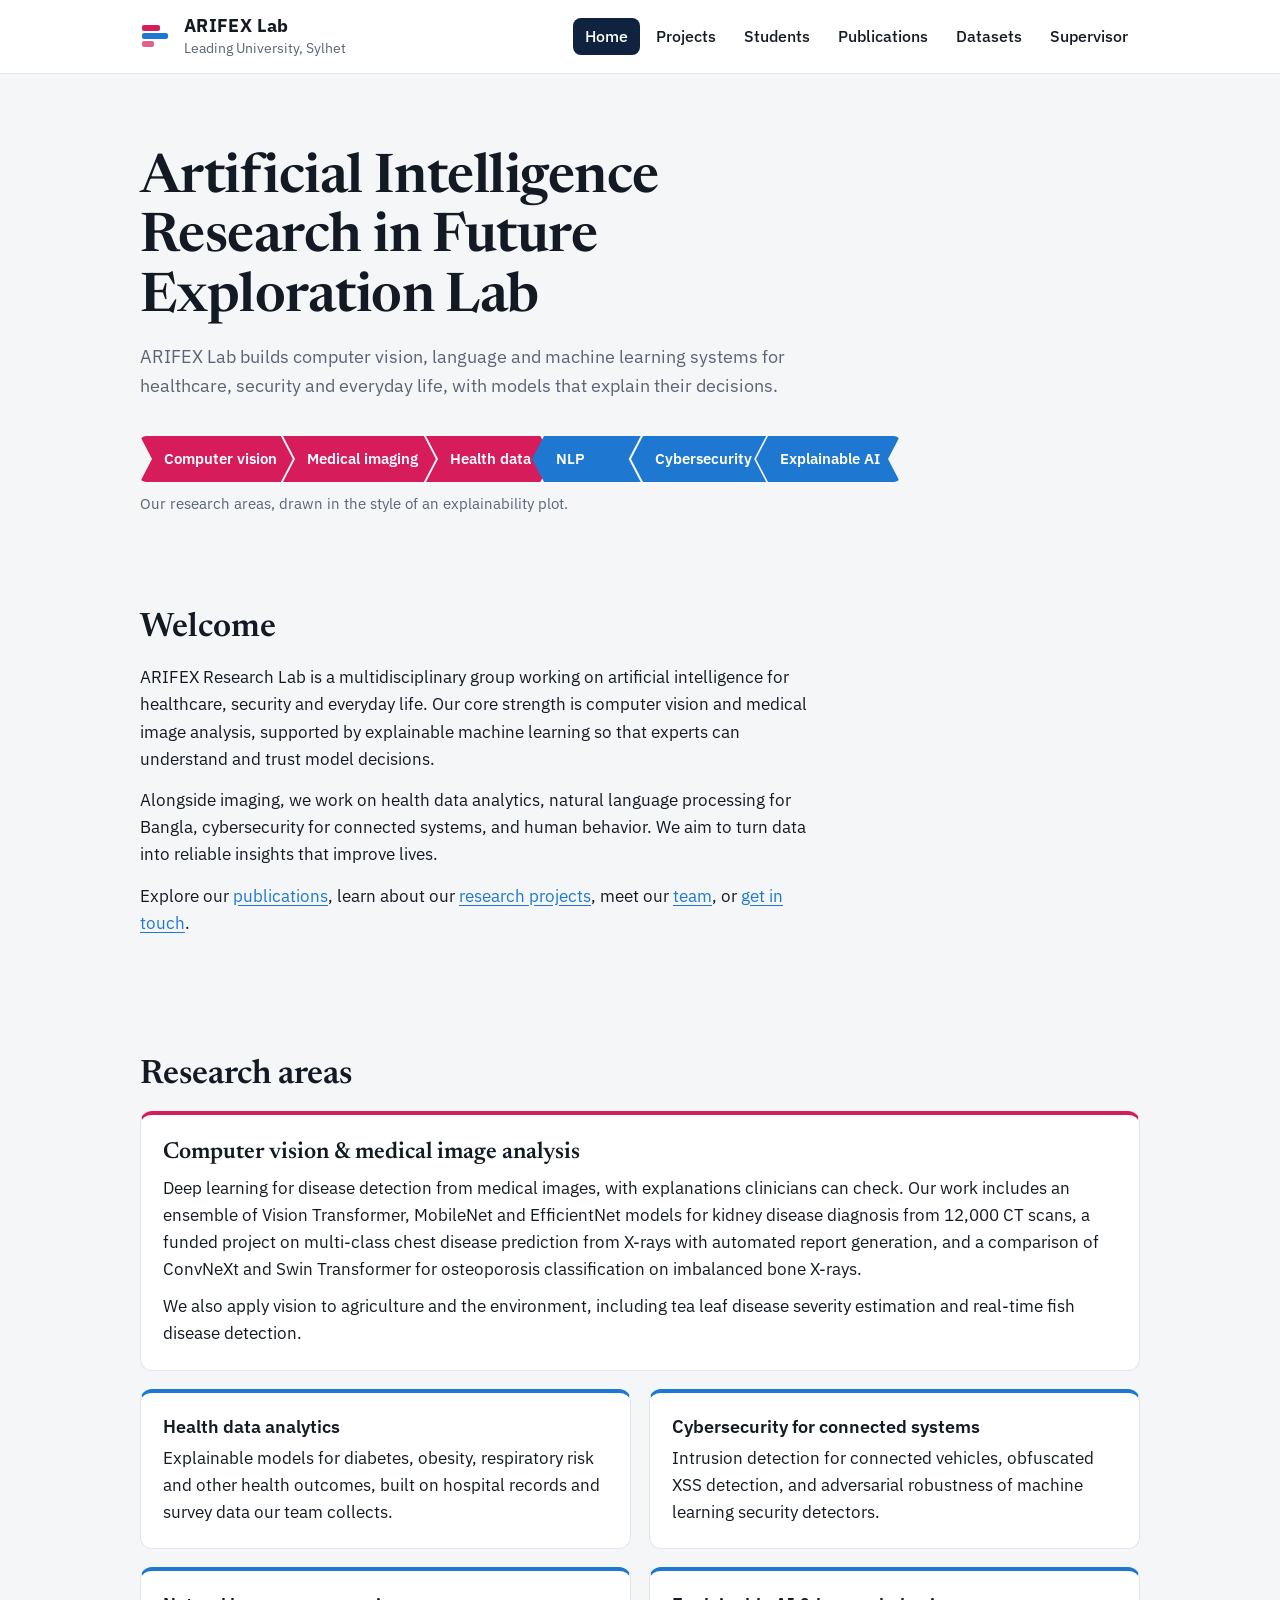
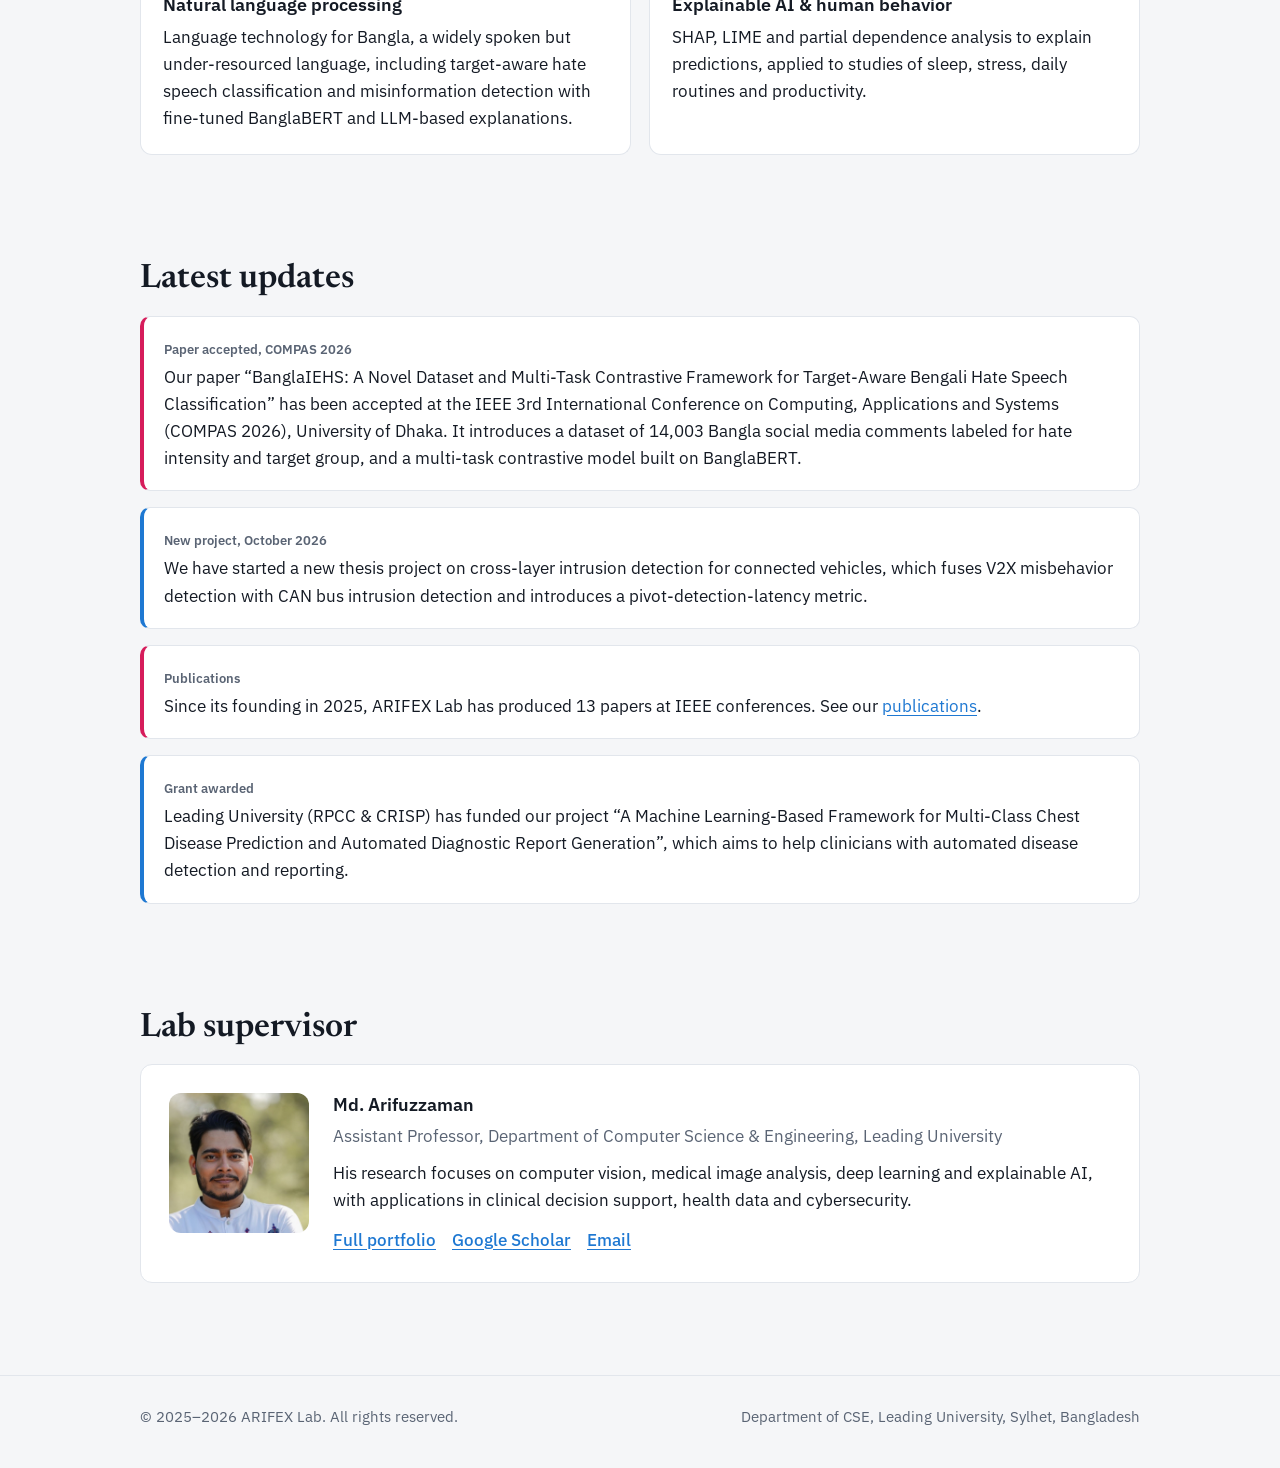
<file: index.html>
<!DOCTYPE html>
<html lang="en">
<head>
<meta charset="utf-8">
<meta name="viewport" content="width=device-width, initial-scale=1, viewport-fit=cover">
<title>ARIFEX Lab | AI Research at Leading University</title>
<meta name="description" content="ARIFEX Lab explores artificial intelligence for healthcare, lifestyle and human behavior at Leading University, Sylhet.">
<link rel="icon" href="data:image/svg+xml,%3Csvg xmlns='http://www.w3.org/2000/svg' viewBox='0 0 34 34'%3E%3Crect x='2' y='6' width='18' height='6' rx='2' fill='%23D61C5B'/%3E%3Crect x='2' y='14' width='26' height='6' rx='2' fill='%231E78D2'/%3E%3Crect x='2' y='22' width='12' height='6' rx='2' fill='%23D61C5B'/%3E%3C/svg%3E">
<link rel="preconnect" href="https://fonts.googleapis.com">
<link rel="preconnect" href="https://fonts.gstatic.com" crossorigin>
<link href="https://fonts.googleapis.com/css2?family=IBM+Plex+Sans:wght@400;500;600;700&family=Newsreader:opsz,wght@6..72,500;6..72,600&display=swap" rel="stylesheet">
<link rel="stylesheet" href="style.css">
</head>
<body>
<header class="site-header">
  <div class="wrap">
    <a class="brand" href="index.html"><svg width="34" height="34" viewBox="0 0 34 34" aria-hidden="true"><rect x="2" y="6" width="18" height="6" rx="2" fill="var(--pos)"/><rect x="2" y="14" width="26" height="6" rx="2" fill="var(--neg)"/><rect x="2" y="22" width="12" height="6" rx="2" fill="var(--pos)" opacity=".7"/></svg><span><b>ARIFEX Lab</b><br><span>Leading University, Sylhet</span></span></a>
    <nav class="site-nav" aria-label="Main"><ul><li><a href="index.html" aria-current="page">Home</a></li><li><a href="projects.html">Projects</a></li><li><a href="students.html">Students</a></li><li><a href="publications.html">Publications</a></li><li><a href="datasets.html">Datasets</a></li><li><a href="about.html">Supervisor</a></li></ul></nav>
  </div>
</header>
<main>

<div class="wrap">
  <section class="page-head" aria-labelledby="t">
    <h1 id="t">Artificial Intelligence Research in Future Exploration Lab</h1>
    <p>ARIFEX Lab builds computer vision, language and machine learning systems for healthcare, security and everyday life, with models that explain their decisions.</p>
    <div class="force" role="img" aria-label="The lab's research areas: computer vision, medical image analysis, health data, natural language processing, cybersecurity and explainable AI">
      <div class="force-bar"><div class="p" style="flex:2.6">Computer vision</div><div class="p" style="flex:2.6">Medical imaging</div><div class="p" style="flex:2">Health data</div><div class="n" style="flex:1.6">NLP</div><div class="n" style="flex:2.2">Cybersecurity</div><div class="n" style="flex:2.4">Explainable AI</div></div>
      <div class="force-caption">Our research areas, drawn in the style of an explainability plot.</div>
    </div>
  </section>

  <section aria-labelledby="w">
    <div class="prose">
      <h2 id="w">Welcome</h2>
      <p>ARIFEX Research Lab is a multidisciplinary group working on artificial intelligence for healthcare, security and everyday life. Our core strength is computer vision and medical image analysis, supported by explainable machine learning so that experts can understand and trust model decisions.</p>
      <p>Alongside imaging, we work on health data analytics, natural language processing for Bangla, cybersecurity for connected systems, and human behavior. We aim to turn data into reliable insights that improve lives.</p>
      <p>Explore our <a href="publications.html">publications</a>, learn about our <a href="projects.html">research projects</a>, meet our <a href="students.html">team</a>, or <a href="about.html#contact">get in touch</a>.</p>
    </div>
  </section>

  <section aria-labelledby="ra">
    <h2 id="ra">Research areas</h2>
    <div class="areas">
      <article class="area lead">
        <h3>Computer vision &amp; medical image analysis</h3>
        <p>Deep learning for disease detection from medical images, with explanations clinicians can check. Our work includes an ensemble of Vision Transformer, MobileNet and EfficientNet models for kidney disease diagnosis from 12,000 CT scans, a funded project on multi-class chest disease prediction from X-rays with automated report generation, and a comparison of ConvNeXt and Swin Transformer for osteoporosis classification on imbalanced bone X-rays.</p>
        <p>We also apply vision to agriculture and the environment, including tea leaf disease severity estimation and real-time fish disease detection.</p>
      </article>
      <article class="area">
        <h3>Health data analytics</h3>
        <p>Explainable models for diabetes, obesity, respiratory risk and other health outcomes, built on hospital records and survey data our team collects.</p>
      </article>
      <article class="area">
        <h3>Cybersecurity for connected systems</h3>
        <p>Intrusion detection for connected vehicles, obfuscated XSS detection, and adversarial robustness of machine learning security detectors.</p>
      </article>
      <article class="area">
        <h3>Natural language processing</h3>
        <p>Language technology for Bangla, a widely spoken but under-resourced language, including target-aware hate speech classification and misinformation detection with fine-tuned BanglaBERT and LLM-based explanations.</p>
      </article>
      <article class="area">
        <h3>Explainable AI &amp; human behavior</h3>
        <p>SHAP, LIME and partial dependence analysis to explain predictions, applied to studies of sleep, stress, daily routines and productivity.</p>
      </article>
    </div>
  </section>

  <section aria-labelledby="u">
    <h2 id="u">Latest updates</h2>
    <ul class="updates">
      <li><span class="tag">Paper accepted, COMPAS 2026</span><p>Our paper “BanglaIEHS: A Novel Dataset and Multi-Task Contrastive Framework for Target-Aware Bengali Hate Speech Classification” has been accepted at the IEEE 3rd International Conference on Computing, Applications and Systems (COMPAS 2026), University of Dhaka. It introduces a dataset of 14,003 Bangla social media comments labeled for hate intensity and target group, and a multi-task contrastive model built on BanglaBERT.</p></li>
      <li class="grant"><span class="tag">New project, October 2026</span><p>We have started a new thesis project on cross-layer intrusion detection for connected vehicles, which fuses V2X misbehavior detection with CAN bus intrusion detection and introduces a pivot-detection-latency metric.</p></li>
      <li><span class="tag">Publications</span><p>Since its founding in 2025, ARIFEX Lab has produced 13 papers at IEEE conferences. See our <a href="publications.html">publications</a>.</p></li>
      <li class="grant"><span class="tag">Grant awarded</span><p>Leading University (RPCC &amp; CRISP) has funded our project “A Machine Learning-Based Framework for Multi-Class Chest Disease Prediction and Automated Diagnostic Report Generation”, which aims to help clinicians with automated disease detection and reporting.</p></li>
    </ul>
  </section>

  <section aria-labelledby="s">
    <h2 id="s">Lab supervisor</h2>
    <div class="panel person">
      <img class="photo" src="img/supervisor.jpg" alt="Photo of Md. Arifuzzaman">
      <div>
        <h3>Md. Arifuzzaman</h3>
        <p class="role">Assistant Professor, Department of Computer Science &amp; Engineering, Leading University</p>
        <p style="margin:0">His research focuses on computer vision, medical image analysis, deep learning and explainable AI, with applications in clinical decision support, health data and cybersecurity.</p>
        <div class="links"><a href="about.html">Full portfolio</a><a href="https://scholar.google.com/citations?user=ngntKZ8AAAAJ&amp;hl=en" target="_blank" rel="noopener">Google Scholar</a><a href="mailto:arif_cse@lus.ac.bd">Email</a></div>
      </div>
    </div>
  </section>
</div>
</main>
<footer class="site-footer">
  <div class="wrap">
    <span>© 2025–<span class="yr">2026</span> ARIFEX Lab. All rights reserved.</span>
    <span>Department of CSE, Leading University, Sylhet, Bangladesh</span>
  </div>
</footer>
<script>document.querySelectorAll('.yr').forEach(function(e){var y=new Date().getFullYear();if(y>2025)e.textContent=y;});</script>
</body>
</html>
</file>
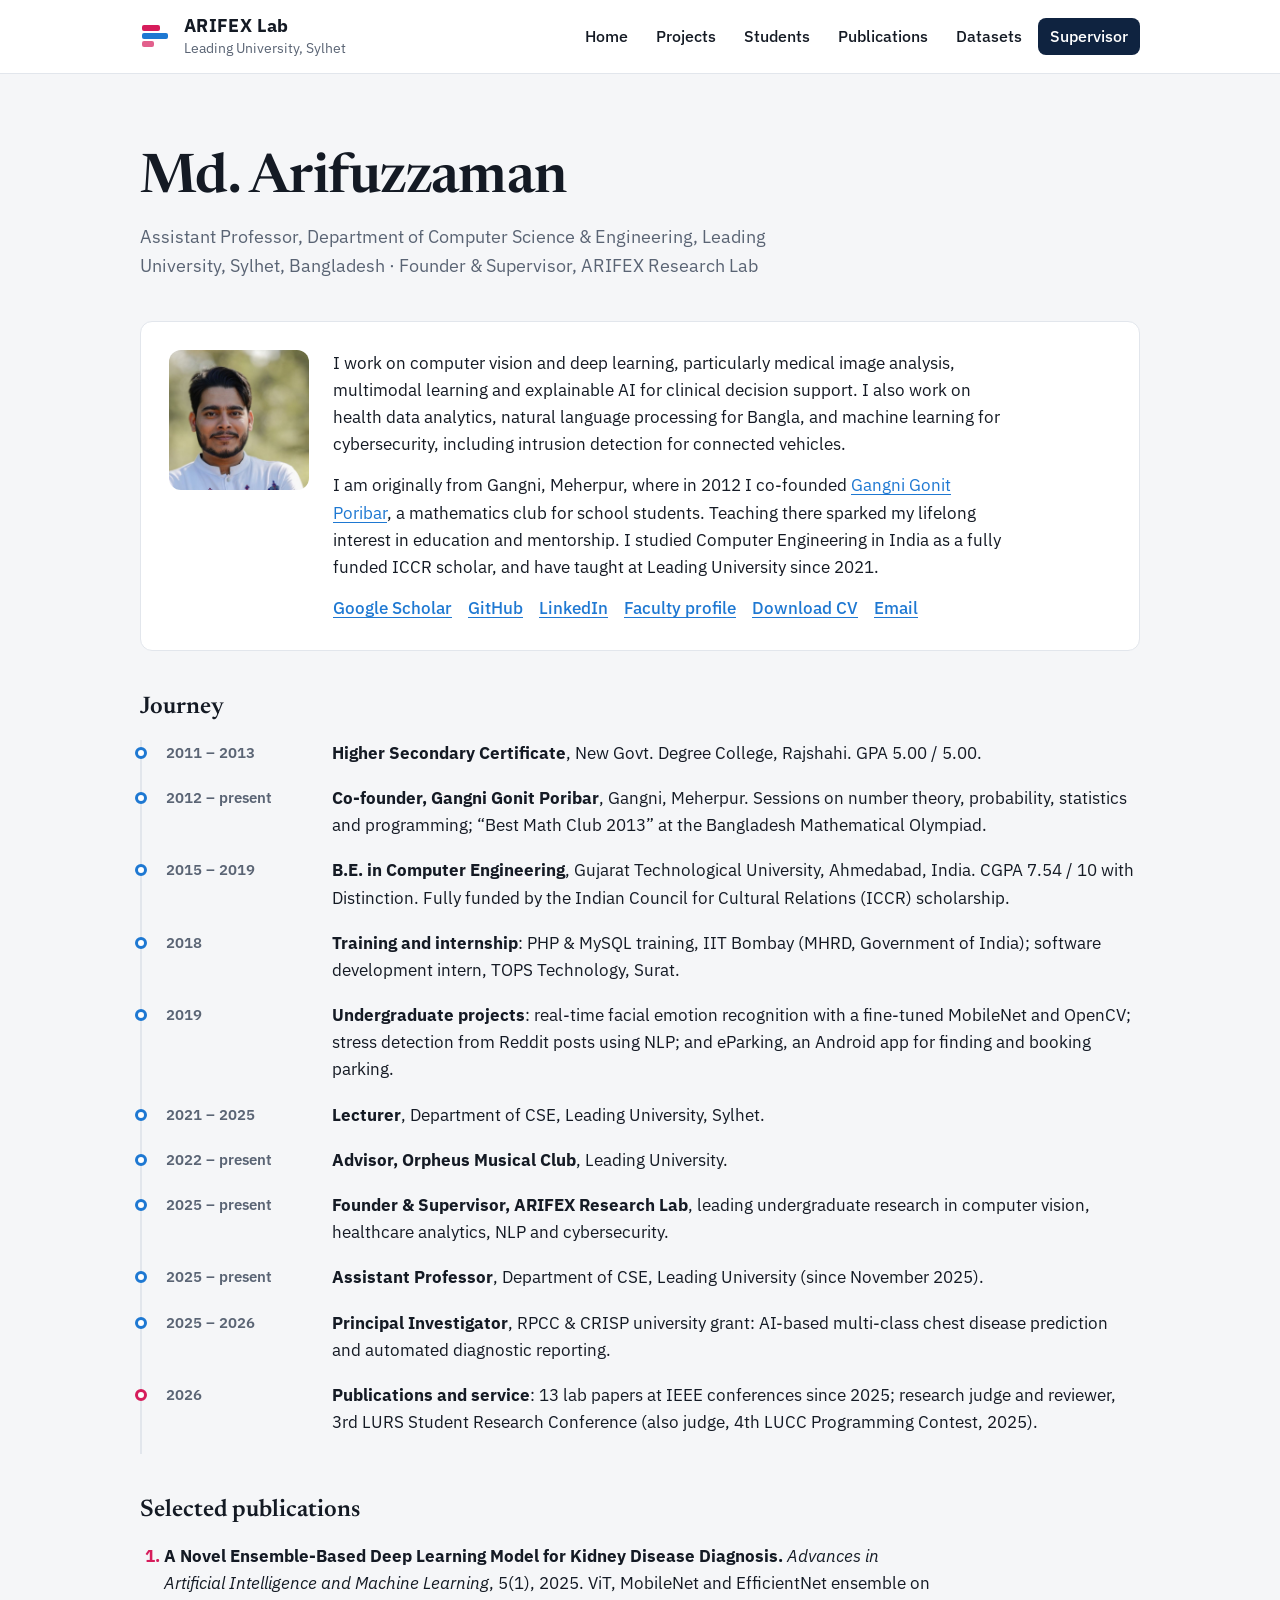
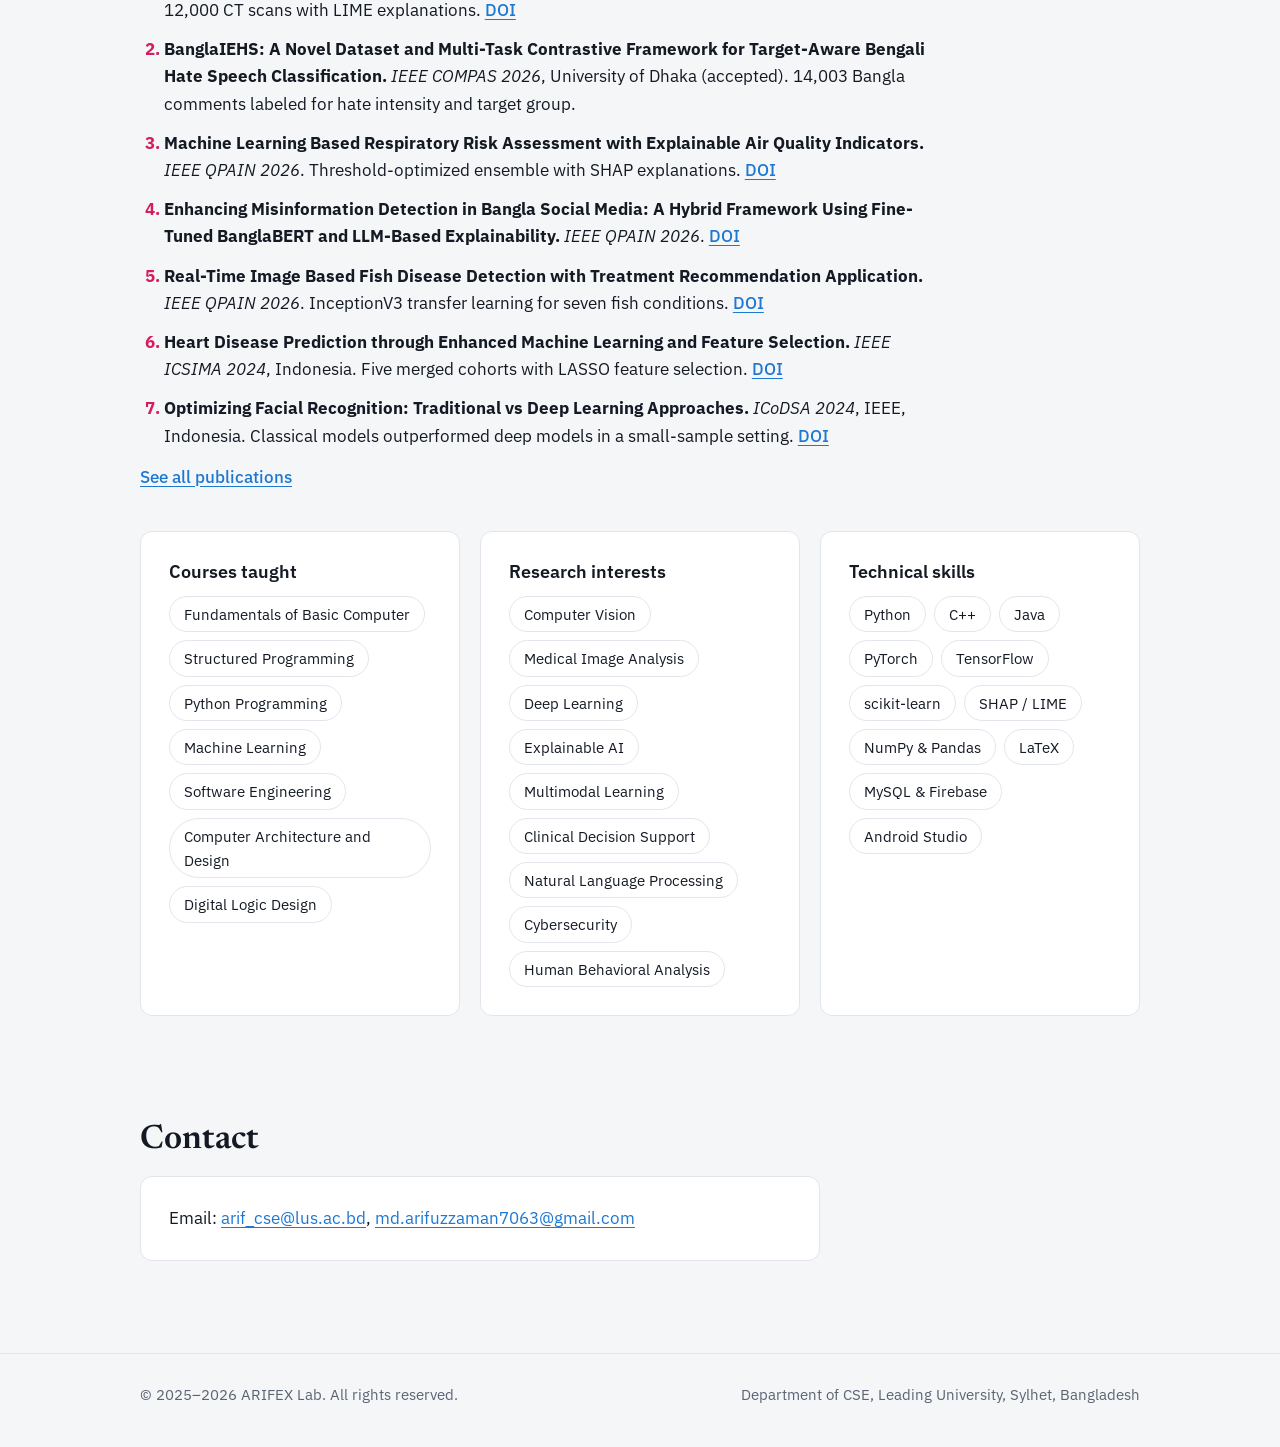
<file: about.html>
<!DOCTYPE html>
<html lang="en">
<head>
<meta charset="utf-8">
<meta name="viewport" content="width=device-width, initial-scale=1, viewport-fit=cover">
<title>Md. Arifuzzaman | ARIFEX Lab</title>
<meta name="description" content="Portfolio of Md. Arifuzzaman, Assistant Professor at Leading University and supervisor of ARIFEX Lab.">
<link rel="icon" href="data:image/svg+xml,%3Csvg xmlns='http://www.w3.org/2000/svg' viewBox='0 0 34 34'%3E%3Crect x='2' y='6' width='18' height='6' rx='2' fill='%23D61C5B'/%3E%3Crect x='2' y='14' width='26' height='6' rx='2' fill='%231E78D2'/%3E%3Crect x='2' y='22' width='12' height='6' rx='2' fill='%23D61C5B'/%3E%3C/svg%3E">
<link rel="preconnect" href="https://fonts.googleapis.com">
<link rel="preconnect" href="https://fonts.gstatic.com" crossorigin>
<link href="https://fonts.googleapis.com/css2?family=IBM+Plex+Sans:wght@400;500;600;700&family=Newsreader:opsz,wght@6..72,500;6..72,600&display=swap" rel="stylesheet">
<link rel="stylesheet" href="style.css">
</head>
<body>
<header class="site-header">
  <div class="wrap">
    <a class="brand" href="index.html"><svg width="34" height="34" viewBox="0 0 34 34" aria-hidden="true"><rect x="2" y="6" width="18" height="6" rx="2" fill="var(--pos)"/><rect x="2" y="14" width="26" height="6" rx="2" fill="var(--neg)"/><rect x="2" y="22" width="12" height="6" rx="2" fill="var(--pos)" opacity=".7"/></svg><span><b>ARIFEX Lab</b><br><span>Leading University, Sylhet</span></span></a>
    <nav class="site-nav" aria-label="Main"><ul><li><a href="index.html">Home</a></li><li><a href="projects.html">Projects</a></li><li><a href="students.html">Students</a></li><li><a href="publications.html">Publications</a></li><li><a href="datasets.html">Datasets</a></li><li><a href="about.html" aria-current="page">Supervisor</a></li></ul></nav>
  </div>
</header>
<main>

<div class="wrap">
  <section class="page-head"><h1>Md. Arifuzzaman</h1><p>Assistant Professor, Department of Computer Science &amp; Engineering, Leading University, Sylhet, Bangladesh · Founder &amp; Supervisor, ARIFEX Research Lab</p></section>

  <section style="padding-top:0" aria-labelledby="sup">
    <h2 id="sup" class="visually-hidden">Profile</h2>

    <!-- Profile -->
    <div class="panel person">
      <img class="photo" src="img/supervisor.jpg" alt="Photo of Md. Arifuzzaman">
      <div class="prose">
        <p>I work on computer vision and deep learning, particularly medical image analysis, multimodal learning and explainable AI for clinical decision support. I also work on health data analytics, natural language processing for Bangla, and machine learning for cybersecurity, including intrusion detection for connected vehicles.</p>
        <p>I am originally from Gangni, Meherpur, where in 2012 I co-founded <a href="https://arifex.github.io/gangni-gonit-poribar/" target="_blank" rel="noopener">Gangni Gonit Poribar</a>, a mathematics club for school students. Teaching there sparked my lifelong interest in education and mentorship. I studied Computer Engineering in India as a fully funded ICCR scholar, and have taught at Leading University since 2021.</p>
        <div class="links">
          <a href="https://scholar.google.com/citations?user=ngntKZ8AAAAJ&amp;hl=en" target="_blank" rel="noopener">Google Scholar</a>
          <a href="https://github.com/arifex" target="_blank" rel="noopener">GitHub</a>
          <a href="https://www.linkedin.com/in/md-arifuzzaman-4923791a4/" target="_blank" rel="noopener">LinkedIn</a>
          <a href="https://lus.ac.bd/author/arifuzzaman/" target="_blank" rel="noopener">Faculty profile</a>
          <a href="https://drive.google.com/file/d/1a_Z7mDY4ermUemU4-kjxSW-wI_9Lo2F5/view?usp=sharing" target="_blank" rel="noopener">Download CV</a>
          <a href="mailto:md.arifuzzaman7063@gmail.com">Email</a>
        </div>
      </div>
    </div>

    <!-- Journey -->
    <h3 class="sub">Journey</h3>
    <ol class="journey">
      <li><span class="when">2011 – 2013</span><div><b>Higher Secondary Certificate</b>, New Govt. Degree College, Rajshahi. GPA 5.00 / 5.00.</div></li>
      <li><span class="when">2012 – present</span><div><b>Co-founder, Gangni Gonit Poribar</b>, Gangni, Meherpur. Sessions on number theory, probability, statistics and programming; “Best Math Club 2013” at the Bangladesh Mathematical Olympiad.</div></li>
      <li><span class="when">2015 – 2019</span><div><b>B.E. in Computer Engineering</b>, Gujarat Technological University, Ahmedabad, India. CGPA 7.54 / 10 with Distinction. Fully funded by the Indian Council for Cultural Relations (ICCR) scholarship.</div></li>
      <li><span class="when">2018</span><div><b>Training and internship</b>: PHP &amp; MySQL training, IIT Bombay (MHRD, Government of India); software development intern, TOPS Technology, Surat.</div></li>
      <li><span class="when">2019</span><div><b>Undergraduate projects</b>: real-time facial emotion recognition with a fine-tuned MobileNet and OpenCV; stress detection from Reddit posts using NLP; and eParking, an Android app for finding and booking parking.</div></li>
      <li><span class="when">2021 – 2025</span><div><b>Lecturer</b>, Department of CSE, Leading University, Sylhet.</div></li>
      <li><span class="when">2022 – present</span><div><b>Advisor, Orpheus Musical Club</b>, Leading University.</div></li>
      <li><span class="when">2025 – present</span><div><b>Founder &amp; Supervisor, ARIFEX Research Lab</b>, leading undergraduate research in computer vision, healthcare analytics, NLP and cybersecurity.</div></li>
      <li><span class="when">2025 – present</span><div><b>Assistant Professor</b>, Department of CSE, Leading University (since November 2025).</div></li>
      <li><span class="when">2025 – 2026</span><div><b>Principal Investigator</b>, RPCC &amp; CRISP university grant: AI-based multi-class chest disease prediction and automated diagnostic reporting.</div></li>
      <li><span class="when">2026</span><div><b>Publications and service</b>: 13 lab papers at IEEE conferences since 2025; research judge and reviewer, 3rd LURS Student Research Conference (also judge, 4th LUCC Programming Contest, 2025).</div></li>
    </ol>

    <!-- Selected publications -->
    <h3 class="sub">Selected publications</h3>
    <ol class="selected">
      <li><b>A Novel Ensemble-Based Deep Learning Model for Kidney Disease Diagnosis.</b> <i>Advances in Artificial Intelligence and Machine Learning</i>, 5(1), 2025. ViT, MobileNet and EfficientNet ensemble on 12,000 CT scans with LIME explanations. <a href="https://doi.org/10.54364/AAIML.2025.51196" target="_blank" rel="noopener">DOI</a></li>
      <li><b>BanglaIEHS: A Novel Dataset and Multi-Task Contrastive Framework for Target-Aware Bengali Hate Speech Classification.</b> <i>IEEE COMPAS 2026</i>, University of Dhaka (accepted). 14,003 Bangla comments labeled for hate intensity and target group.</li>
      <li><b>Machine Learning Based Respiratory Risk Assessment with Explainable Air Quality Indicators.</b> <i>IEEE QPAIN 2026</i>. Threshold-optimized ensemble with SHAP explanations. <a href="https://doi.org/10.1109/QPAIN69676.2026.11546127" target="_blank" rel="noopener">DOI</a></li>
      <li><b>Enhancing Misinformation Detection in Bangla Social Media: A Hybrid Framework Using Fine-Tuned BanglaBERT and LLM-Based Explainability.</b> <i>IEEE QPAIN 2026</i>. <a href="https://doi.org/10.1109/QPAIN69676.2026.11546062" target="_blank" rel="noopener">DOI</a></li>
      <li><b>Real-Time Image Based Fish Disease Detection with Treatment Recommendation Application.</b> <i>IEEE QPAIN 2026</i>. InceptionV3 transfer learning for seven fish conditions. <a href="https://doi.org/10.1109/QPAIN69676.2026.11546269" target="_blank" rel="noopener">DOI</a></li>
      <li><b>Heart Disease Prediction through Enhanced Machine Learning and Feature Selection.</b> <i>IEEE ICSIMA 2024</i>, Indonesia. Five merged cohorts with LASSO feature selection. <a href="https://doi.org/10.1109/ICSIMA62563.2024.10675564" target="_blank" rel="noopener">DOI</a></li>
      <li><b>Optimizing Facial Recognition: Traditional vs Deep Learning Approaches.</b> <i>ICoDSA 2024</i>, IEEE, Indonesia. Classical models outperformed deep models in a small-sample setting. <a href="https://doi.org/10.1109/ICoDSA62899.2024.10651632" target="_blank" rel="noopener">DOI</a></li>
    </ol>
    <p class="more"><a href="publications.html">See all publications</a></p>

    <!-- Courses, interests, skills -->
    <div class="grid-3">
      <div class="panel"><h3>Courses taught</h3><ul class="chips" style="margin-top:12px"><li>Fundamentals of Basic Computer</li><li>Structured Programming</li><li>Python Programming</li><li>Machine Learning</li><li>Software Engineering</li><li>Computer Architecture and Design</li><li>Digital Logic Design</li></ul></div>
      <div class="panel"><h3>Research interests</h3><ul class="chips" style="margin-top:12px"><li>Computer Vision</li><li>Medical Image Analysis</li><li>Deep Learning</li><li>Explainable AI</li><li>Multimodal Learning</li><li>Clinical Decision Support</li><li>Natural Language Processing</li><li>Cybersecurity</li><li>Human Behavioral Analysis</li></ul></div>
      <div class="panel"><h3>Technical skills</h3><ul class="chips" style="margin-top:12px"><li>Python</li><li>C++</li><li>Java</li><li>PyTorch</li><li>TensorFlow</li><li>scikit-learn</li><li>SHAP / LIME</li><li>NumPy &amp; Pandas</li><li>LaTeX</li><li>MySQL &amp; Firebase</li><li>Android Studio</li></ul></div>
    </div>
  </section>


  <section id="contact" aria-labelledby="ct">
    <h2 id="ct">Contact</h2>
    <div class="panel prose">
      <p style="margin:0">Email: <a href="mailto:arif_cse@lus.ac.bd">arif_cse@lus.ac.bd</a>, <a href="mailto:md.arifuzzaman7063@gmail.com">md.arifuzzaman7063@gmail.com</a></p>
    </div>
  </section>
</div>
</main>
<footer class="site-footer">
  <div class="wrap">
    <span>© 2025–<span class="yr">2026</span> ARIFEX Lab. All rights reserved.</span>
    <span>Department of CSE, Leading University, Sylhet, Bangladesh</span>
  </div>
</footer>
<script>document.querySelectorAll('.yr').forEach(function(e){var y=new Date().getFullYear();if(y>2025)e.textContent=y;});</script>
</body>
</html>
</file>
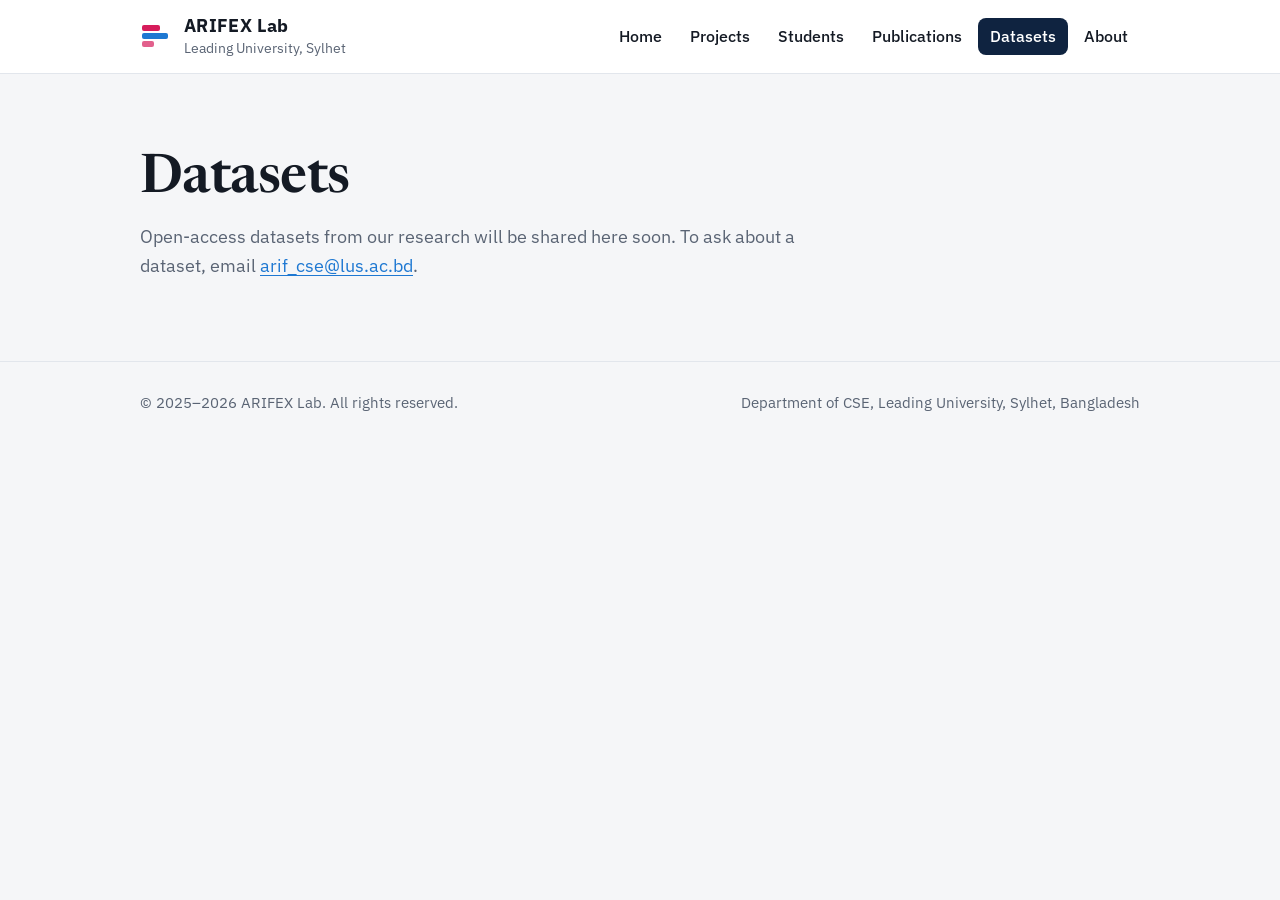
<file: datasets.html>
<!DOCTYPE html>
<html lang="en">
<head>
<meta charset="utf-8">
<meta name="viewport" content="width=device-width, initial-scale=1, viewport-fit=cover">
<title>Datasets | ARIFEX Lab</title>
<meta name="description" content="Open datasets from ARIFEX Lab.">
<link rel="icon" href="data:image/svg+xml,%3Csvg xmlns='http://www.w3.org/2000/svg' viewBox='0 0 34 34'%3E%3Crect x='2' y='6' width='18' height='6' rx='2' fill='%23D61C5B'/%3E%3Crect x='2' y='14' width='26' height='6' rx='2' fill='%231E78D2'/%3E%3Crect x='2' y='22' width='12' height='6' rx='2' fill='%23D61C5B'/%3E%3C/svg%3E">
<link rel="preconnect" href="https://fonts.googleapis.com">
<link rel="preconnect" href="https://fonts.gstatic.com" crossorigin>
<link href="https://fonts.googleapis.com/css2?family=IBM+Plex+Sans:wght@400;500;600;700&family=Newsreader:opsz,wght@6..72,500;6..72,600&display=swap" rel="stylesheet">
<link rel="stylesheet" href="style.css">
</head>
<body>
<header class="site-header">
  <div class="wrap">
    <a class="brand" href="index.html"><svg width="34" height="34" viewBox="0 0 34 34" aria-hidden="true"><rect x="2" y="6" width="18" height="6" rx="2" fill="var(--pos)"/><rect x="2" y="14" width="26" height="6" rx="2" fill="var(--neg)"/><rect x="2" y="22" width="12" height="6" rx="2" fill="var(--pos)" opacity=".7"/></svg><span><b>ARIFEX Lab</b><br><span>Leading University, Sylhet</span></span></a>
    <nav class="site-nav" aria-label="Main"><ul><li><a href="index.html">Home</a></li><li><a href="projects.html">Projects</a></li><li><a href="students.html">Students</a></li><li><a href="publications.html">Publications</a></li><li><a href="datasets.html" aria-current="page">Datasets</a></li><li><a href="about.html">About</a></li></ul></nav>
  </div>
</header>
<main>

<div class="wrap">
  <section class="page-head"><h1>Datasets</h1><p>Open-access datasets from our research will be shared here soon. To ask about a dataset, email <a href="mailto:arif_cse@lus.ac.bd">arif_cse@lus.ac.bd</a>.</p></section>
</div>
</main>
<footer class="site-footer">
  <div class="wrap">
    <span>© 2025–<span class="yr">2026</span> ARIFEX Lab. All rights reserved.</span>
    <span>Department of CSE, Leading University, Sylhet, Bangladesh</span>
  </div>
</footer>
<script>document.querySelectorAll('.yr').forEach(function(e){var y=new Date().getFullYear();if(y>2025)e.textContent=y;});</script>
</body>
</html>
</file>
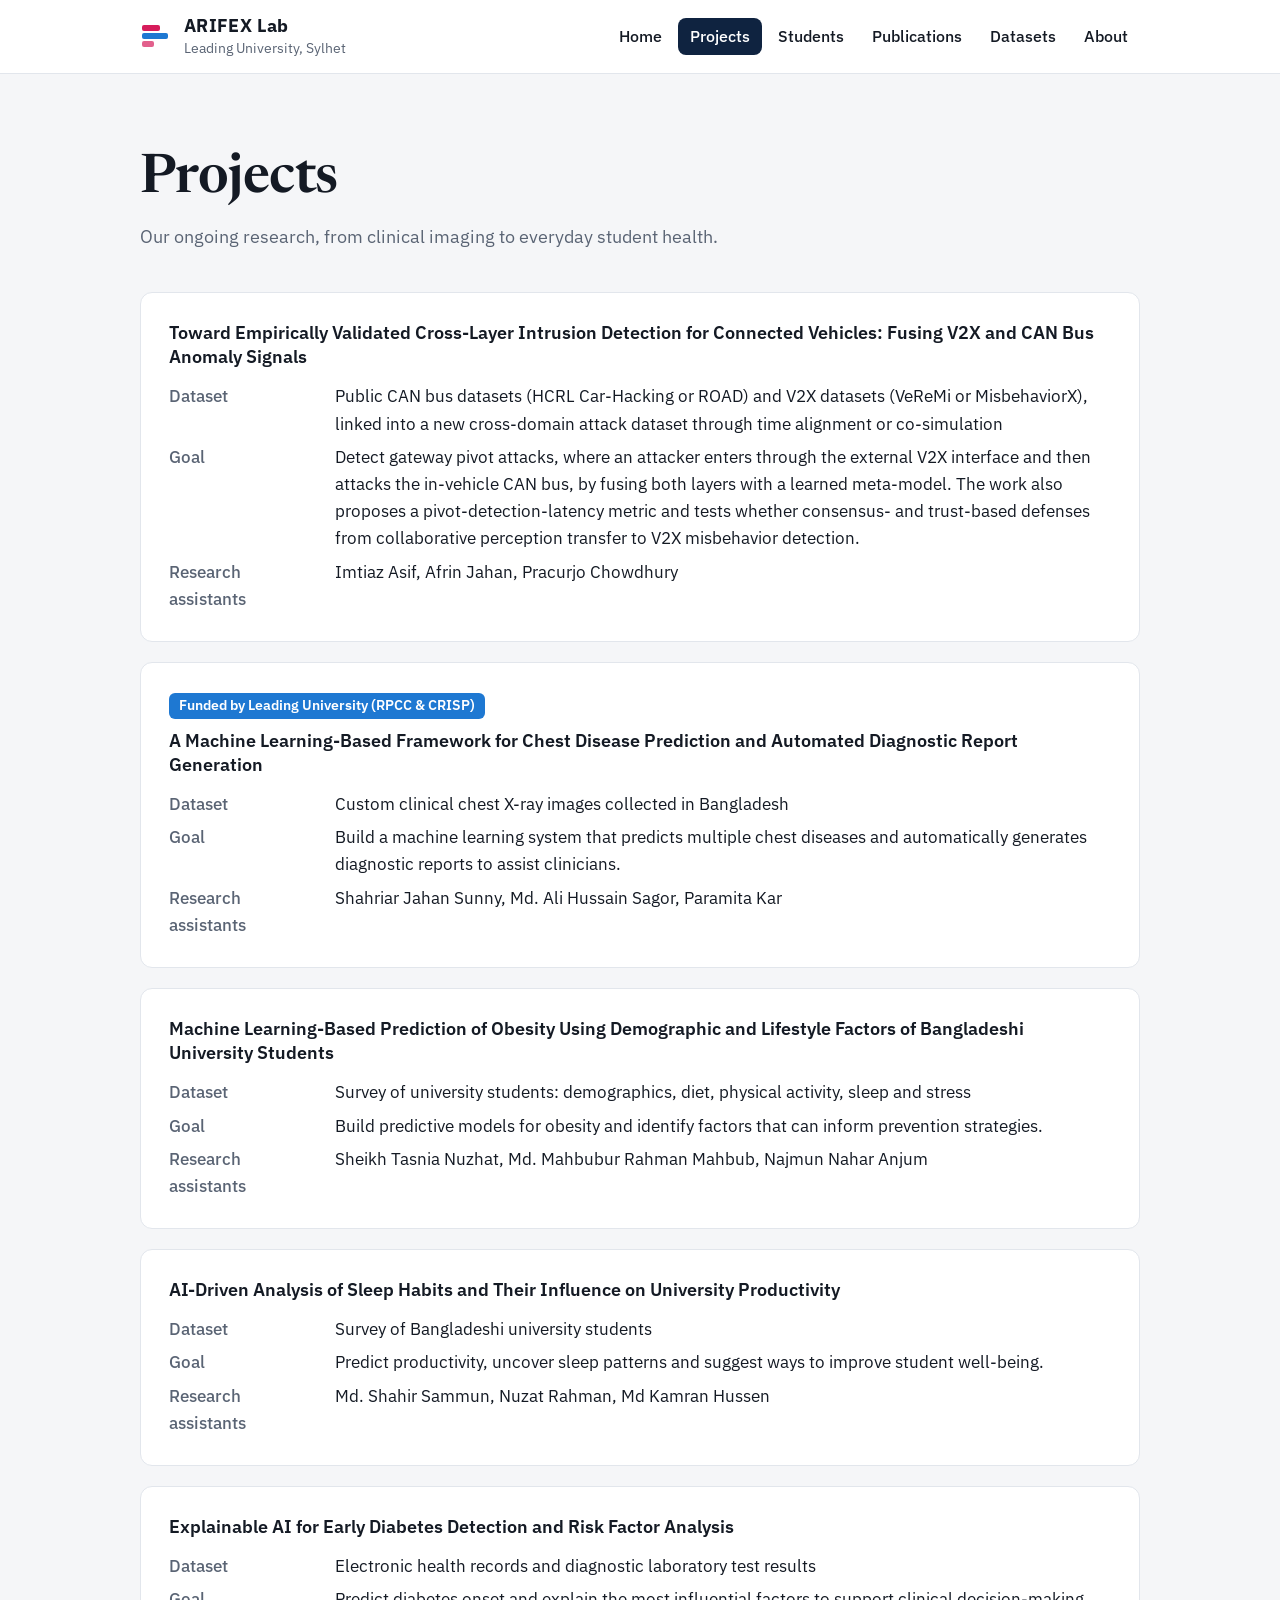
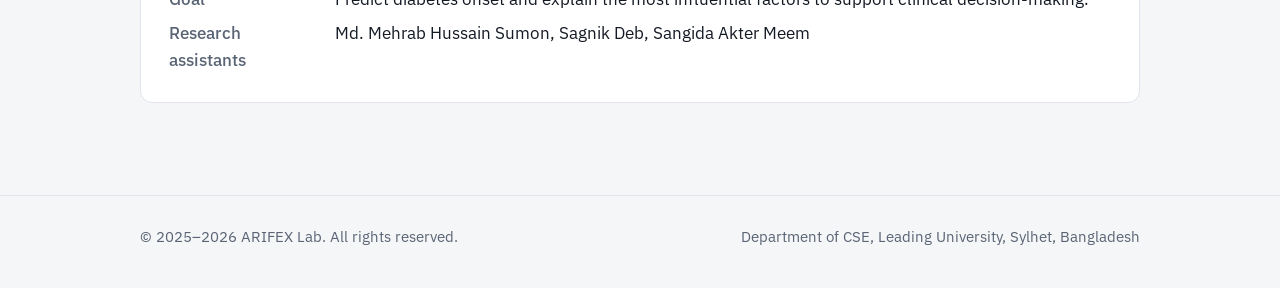
<file: projects.html>
<!DOCTYPE html>
<html lang="en">
<head>
<meta charset="utf-8">
<meta name="viewport" content="width=device-width, initial-scale=1, viewport-fit=cover">
<title>Projects | ARIFEX Lab</title>
<meta name="description" content="Ongoing research projects at ARIFEX Lab.">
<link rel="icon" href="data:image/svg+xml,%3Csvg xmlns='http://www.w3.org/2000/svg' viewBox='0 0 34 34'%3E%3Crect x='2' y='6' width='18' height='6' rx='2' fill='%23D61C5B'/%3E%3Crect x='2' y='14' width='26' height='6' rx='2' fill='%231E78D2'/%3E%3Crect x='2' y='22' width='12' height='6' rx='2' fill='%23D61C5B'/%3E%3C/svg%3E">
<link rel="preconnect" href="https://fonts.googleapis.com">
<link rel="preconnect" href="https://fonts.gstatic.com" crossorigin>
<link href="https://fonts.googleapis.com/css2?family=IBM+Plex+Sans:wght@400;500;600;700&family=Newsreader:opsz,wght@6..72,500;6..72,600&display=swap" rel="stylesheet">
<link rel="stylesheet" href="style.css">
</head>
<body>
<header class="site-header">
  <div class="wrap">
    <a class="brand" href="index.html"><svg width="34" height="34" viewBox="0 0 34 34" aria-hidden="true"><rect x="2" y="6" width="18" height="6" rx="2" fill="var(--pos)"/><rect x="2" y="14" width="26" height="6" rx="2" fill="var(--neg)"/><rect x="2" y="22" width="12" height="6" rx="2" fill="var(--pos)" opacity=".7"/></svg><span><b>ARIFEX Lab</b><br><span>Leading University, Sylhet</span></span></a>
    <nav class="site-nav" aria-label="Main"><ul><li><a href="index.html">Home</a></li><li><a href="projects.html" aria-current="page">Projects</a></li><li><a href="students.html">Students</a></li><li><a href="publications.html">Publications</a></li><li><a href="datasets.html">Datasets</a></li><li><a href="about.html">About</a></li></ul></nav>
  </div>
</header>
<main>

<div class="wrap">
  <section class="page-head"><h1>Projects</h1><p>Our ongoing research, from clinical imaging to everyday student health.</p></section>
  <section style="padding-top:0"><ul class="projects"><li class="project"><h3>Toward Empirically Validated Cross-Layer Intrusion Detection for Connected Vehicles: Fusing V2X and CAN Bus Anomaly Signals</h3><dl><dt>Dataset</dt><dd>Public CAN bus datasets (HCRL Car-Hacking or ROAD) and V2X datasets (VeReMi or MisbehaviorX), linked into a new cross-domain attack dataset through time alignment or co-simulation</dd><dt>Goal</dt><dd>Detect gateway pivot attacks, where an attacker enters through the external V2X interface and then attacks the in-vehicle CAN bus, by fusing both layers with a learned meta-model. The work also proposes a pivot-detection-latency metric and tests whether consensus- and trust-based defenses from collaborative perception transfer to V2X misbehavior detection.</dd><dt>Research assistants</dt><dd>Imtiaz Asif, Afrin Jahan, Pracurjo Chowdhury</dd></dl></li><li class="project"><span class="funded">Funded by Leading University (RPCC &amp; CRISP)</span><h3>A Machine Learning-Based Framework for Chest Disease Prediction and Automated Diagnostic Report Generation</h3><dl><dt>Dataset</dt><dd>Custom clinical chest X-ray images collected in Bangladesh</dd><dt>Goal</dt><dd>Build a machine learning system that predicts multiple chest diseases and automatically generates diagnostic reports to assist clinicians.</dd><dt>Research assistants</dt><dd>Shahriar Jahan Sunny, Md. Ali Hussain Sagor, Paramita Kar</dd></dl></li><li class="project"><h3>Machine Learning-Based Prediction of Obesity Using Demographic and Lifestyle Factors of Bangladeshi University Students</h3><dl><dt>Dataset</dt><dd>Survey of university students: demographics, diet, physical activity, sleep and stress</dd><dt>Goal</dt><dd>Build predictive models for obesity and identify factors that can inform prevention strategies.</dd><dt>Research assistants</dt><dd>Sheikh Tasnia Nuzhat, Md. Mahbubur Rahman Mahbub, Najmun Nahar Anjum</dd></dl></li><li class="project"><h3>AI-Driven Analysis of Sleep Habits and Their Influence on University Productivity</h3><dl><dt>Dataset</dt><dd>Survey of Bangladeshi university students</dd><dt>Goal</dt><dd>Predict productivity, uncover sleep patterns and suggest ways to improve student well-being.</dd><dt>Research assistants</dt><dd>Md. Shahir Sammun, Nuzat Rahman, Md Kamran Hussen</dd></dl></li><li class="project"><h3>Explainable AI for Early Diabetes Detection and Risk Factor Analysis</h3><dl><dt>Dataset</dt><dd>Electronic health records and diagnostic laboratory test results</dd><dt>Goal</dt><dd>Predict diabetes onset and explain the most influential factors to support clinical decision-making.</dd><dt>Research assistants</dt><dd>Md. Mehrab Hussain Sumon, Sagnik Deb, Sangida Akter Meem</dd></dl></li></ul></section>
</div>
</main>
<footer class="site-footer">
  <div class="wrap">
    <span>© 2025–<span class="yr">2026</span> ARIFEX Lab. All rights reserved.</span>
    <span>Department of CSE, Leading University, Sylhet, Bangladesh</span>
  </div>
</footer>
<script>document.querySelectorAll('.yr').forEach(function(e){var y=new Date().getFullYear();if(y>2025)e.textContent=y;});</script>
</body>
</html>
</file>
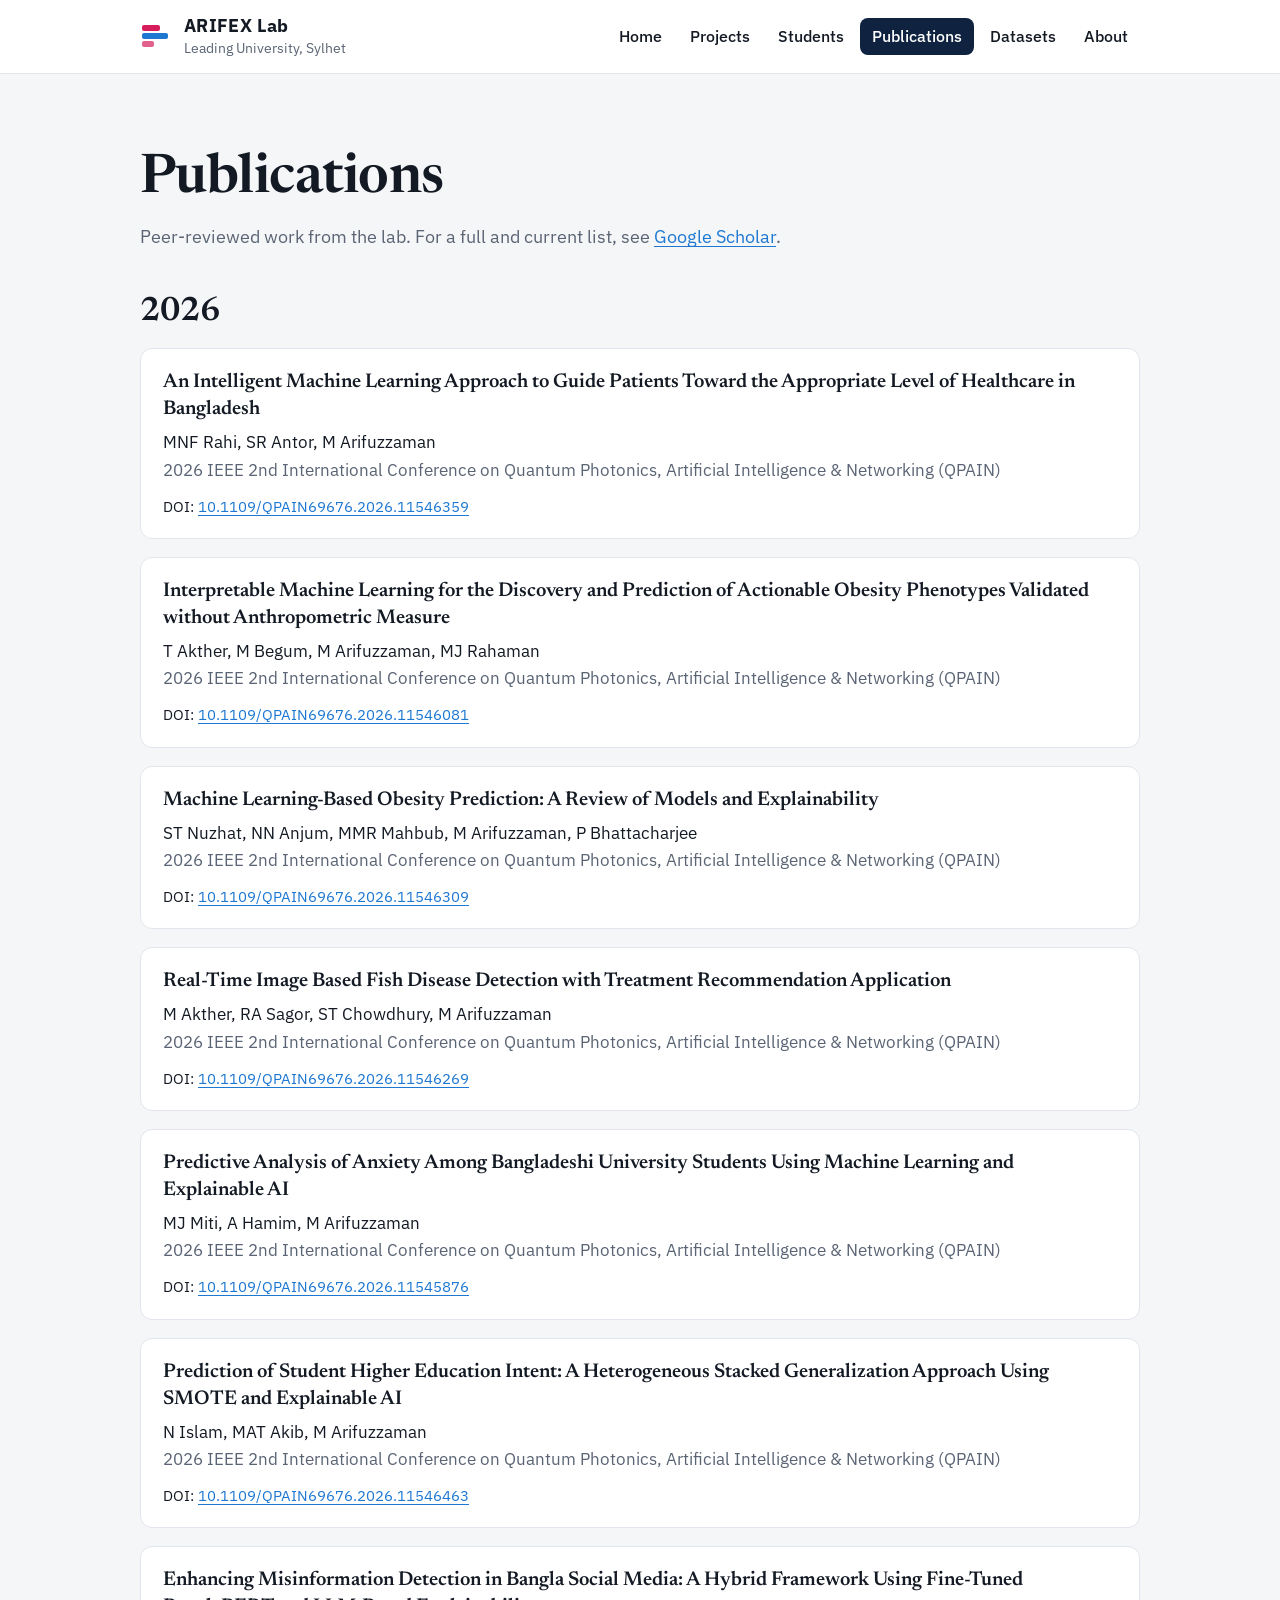
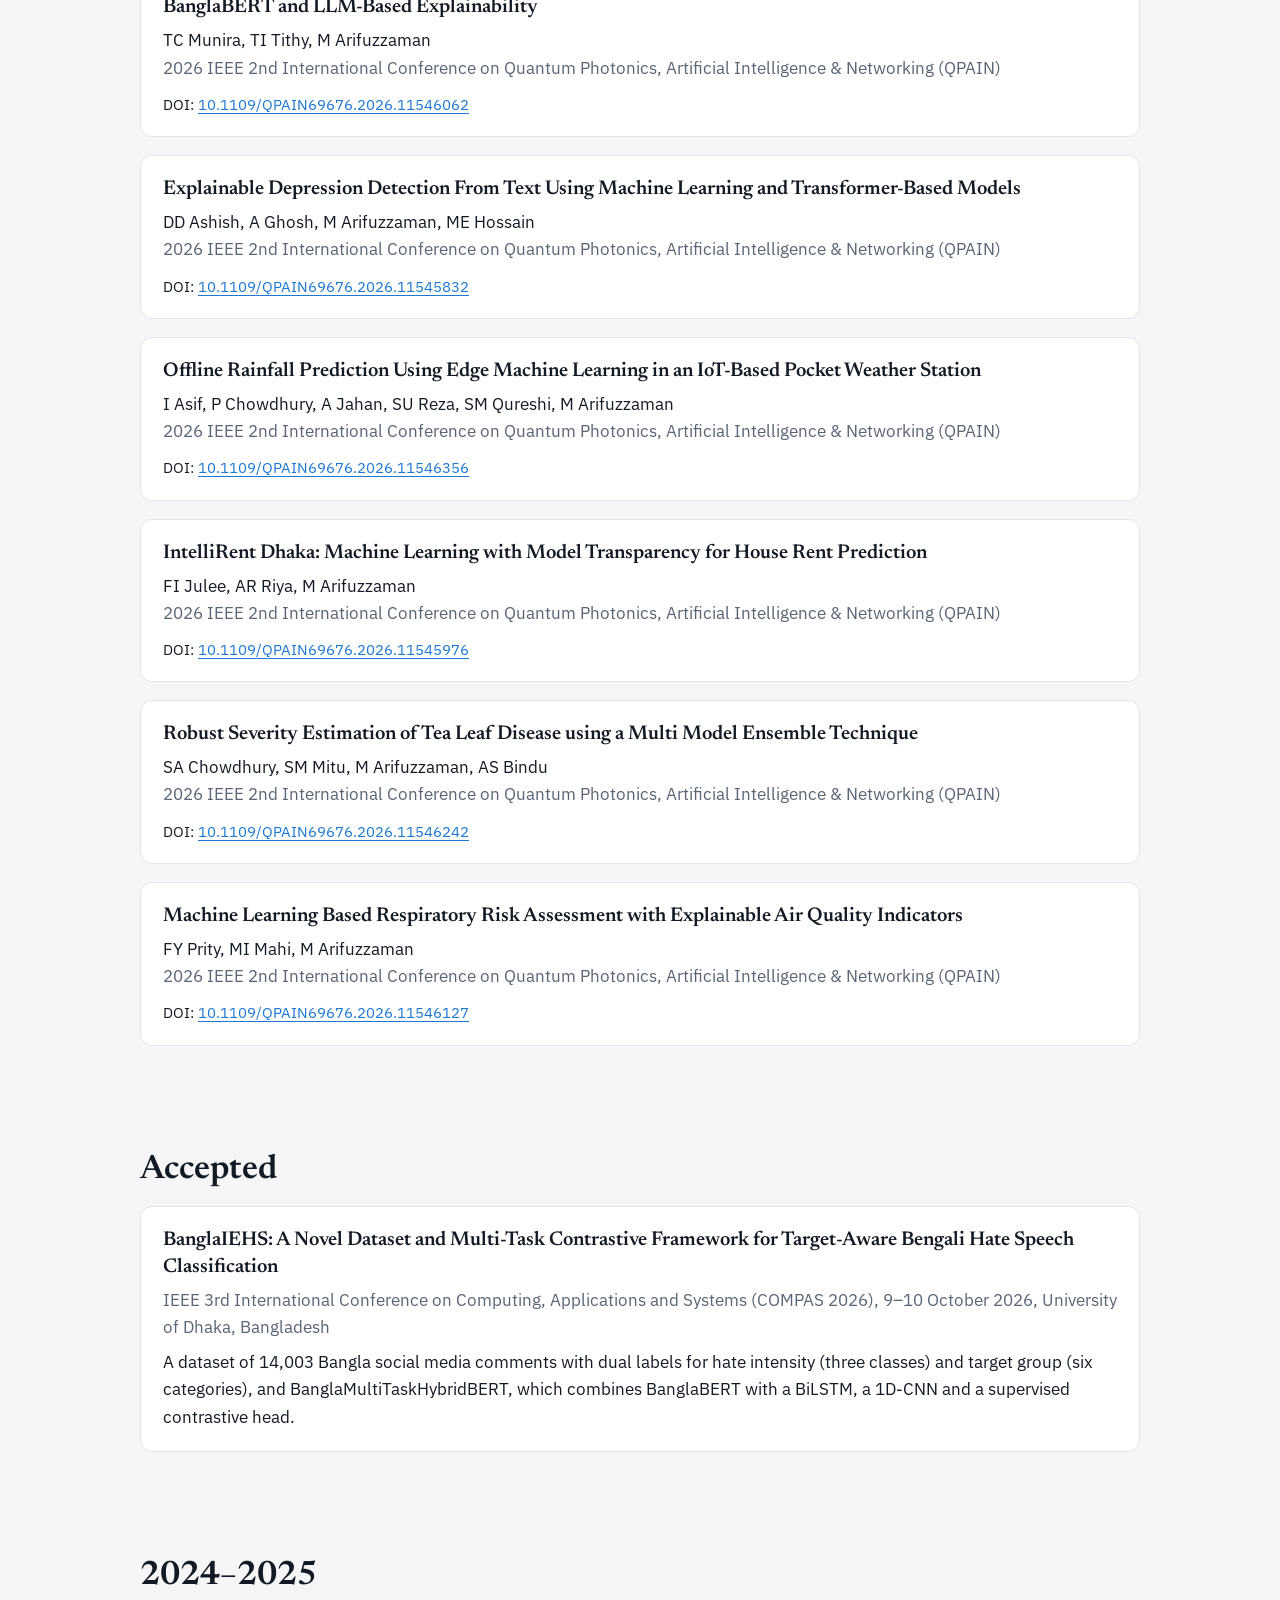
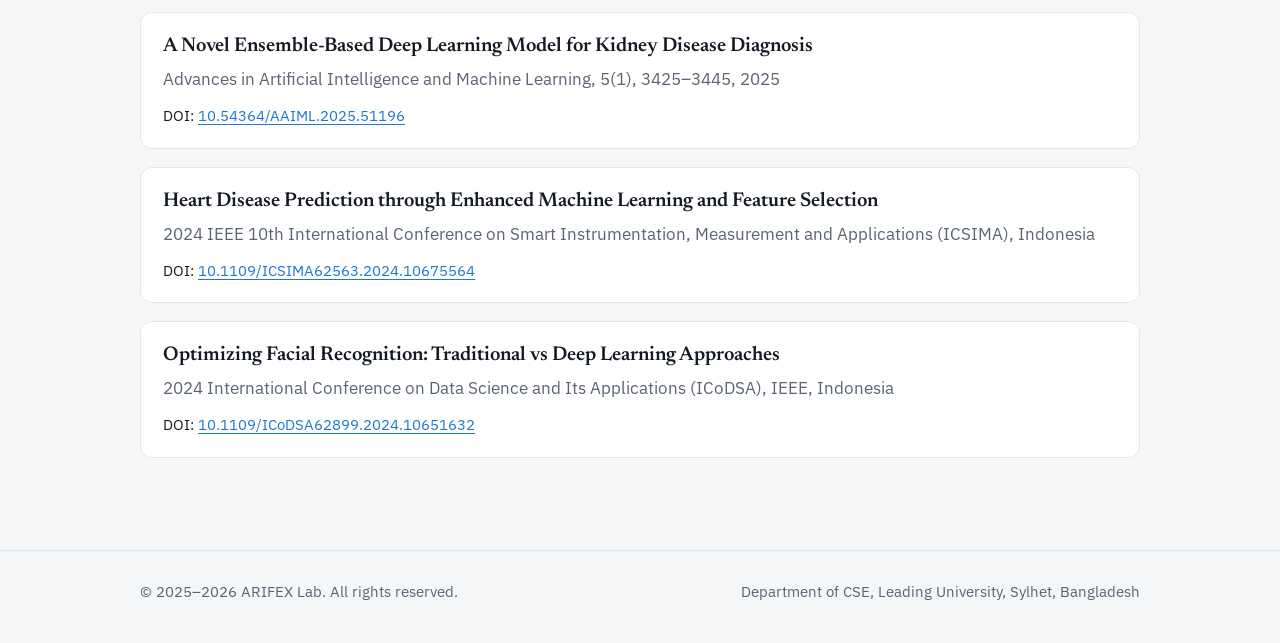
<file: publications.html>
<!DOCTYPE html>
<html lang="en">
<head>
<meta charset="utf-8">
<meta name="viewport" content="width=device-width, initial-scale=1, viewport-fit=cover">
<title>Publications | ARIFEX Lab</title>
<meta name="description" content="Publications from ARIFEX Lab.">
<link rel="icon" href="data:image/svg+xml,%3Csvg xmlns='http://www.w3.org/2000/svg' viewBox='0 0 34 34'%3E%3Crect x='2' y='6' width='18' height='6' rx='2' fill='%23D61C5B'/%3E%3Crect x='2' y='14' width='26' height='6' rx='2' fill='%231E78D2'/%3E%3Crect x='2' y='22' width='12' height='6' rx='2' fill='%23D61C5B'/%3E%3C/svg%3E">
<link rel="preconnect" href="https://fonts.googleapis.com">
<link rel="preconnect" href="https://fonts.gstatic.com" crossorigin>
<link href="https://fonts.googleapis.com/css2?family=IBM+Plex+Sans:wght@400;500;600;700&family=Newsreader:opsz,wght@6..72,500;6..72,600&display=swap" rel="stylesheet">
<link rel="stylesheet" href="style.css">
</head>
<body>
<header class="site-header">
  <div class="wrap">
    <a class="brand" href="index.html"><svg width="34" height="34" viewBox="0 0 34 34" aria-hidden="true"><rect x="2" y="6" width="18" height="6" rx="2" fill="var(--pos)"/><rect x="2" y="14" width="26" height="6" rx="2" fill="var(--neg)"/><rect x="2" y="22" width="12" height="6" rx="2" fill="var(--pos)" opacity=".7"/></svg><span><b>ARIFEX Lab</b><br><span>Leading University, Sylhet</span></span></a>
    <nav class="site-nav" aria-label="Main"><ul><li><a href="index.html">Home</a></li><li><a href="projects.html">Projects</a></li><li><a href="students.html">Students</a></li><li><a href="publications.html" aria-current="page">Publications</a></li><li><a href="datasets.html">Datasets</a></li><li><a href="about.html">About</a></li></ul></nav>
  </div>
</header>
<main>

<div class="wrap">
  <section class="page-head"><h1>Publications</h1><p>Peer-reviewed work from the lab. For a full and current list, see <a href="https://scholar.google.com/citations?user=ngntKZ8AAAAJ&amp;hl=en" target="_blank" rel="noopener">Google Scholar</a>.</p></section>
  <section style="padding-top:0"><h2>2026</h2><ul class="pubs">
<li class="pub"><h3>An Intelligent Machine Learning Approach to Guide Patients Toward the Appropriate Level of Healthcare in Bangladesh</h3><p>MNF Rahi, SR Antor, M Arifuzzaman</p><p class="venue">2026 IEEE 2nd International Conference on Quantum Photonics, Artificial Intelligence &amp; Networking (QPAIN)</p><p class="meta">DOI: <a href="https://doi.org/10.1109/QPAIN69676.2026.11546359" target="_blank" rel="noopener">10.1109/QPAIN69676.2026.11546359</a></p></li>
<li class="pub"><h3>Interpretable Machine Learning for the Discovery and Prediction of Actionable Obesity Phenotypes Validated without Anthropometric Measure</h3><p>T Akther, M Begum, M Arifuzzaman, MJ Rahaman</p><p class="venue">2026 IEEE 2nd International Conference on Quantum Photonics, Artificial Intelligence &amp; Networking (QPAIN)</p><p class="meta">DOI: <a href="https://doi.org/10.1109/QPAIN69676.2026.11546081" target="_blank" rel="noopener">10.1109/QPAIN69676.2026.11546081</a></p></li>
<li class="pub"><h3>Machine Learning-Based Obesity Prediction: A Review of Models and Explainability</h3><p>ST Nuzhat, NN Anjum, MMR Mahbub, M Arifuzzaman, P Bhattacharjee</p><p class="venue">2026 IEEE 2nd International Conference on Quantum Photonics, Artificial Intelligence &amp; Networking (QPAIN)</p><p class="meta">DOI: <a href="https://doi.org/10.1109/QPAIN69676.2026.11546309" target="_blank" rel="noopener">10.1109/QPAIN69676.2026.11546309</a></p></li>
<li class="pub"><h3>Real-Time Image Based Fish Disease Detection with Treatment Recommendation Application</h3><p>M Akther, RA Sagor, ST Chowdhury, M Arifuzzaman</p><p class="venue">2026 IEEE 2nd International Conference on Quantum Photonics, Artificial Intelligence &amp; Networking (QPAIN)</p><p class="meta">DOI: <a href="https://doi.org/10.1109/QPAIN69676.2026.11546269" target="_blank" rel="noopener">10.1109/QPAIN69676.2026.11546269</a></p></li>
<li class="pub"><h3>Predictive Analysis of Anxiety Among Bangladeshi University Students Using Machine Learning and Explainable AI</h3><p>MJ Miti, A Hamim, M Arifuzzaman</p><p class="venue">2026 IEEE 2nd International Conference on Quantum Photonics, Artificial Intelligence &amp; Networking (QPAIN)</p><p class="meta">DOI: <a href="https://doi.org/10.1109/QPAIN69676.2026.11545876" target="_blank" rel="noopener">10.1109/QPAIN69676.2026.11545876</a></p></li>
<li class="pub"><h3>Prediction of Student Higher Education Intent: A Heterogeneous Stacked Generalization Approach Using SMOTE and Explainable AI</h3><p>N Islam, MAT Akib, M Arifuzzaman</p><p class="venue">2026 IEEE 2nd International Conference on Quantum Photonics, Artificial Intelligence &amp; Networking (QPAIN)</p><p class="meta">DOI: <a href="https://doi.org/10.1109/QPAIN69676.2026.11546463" target="_blank" rel="noopener">10.1109/QPAIN69676.2026.11546463</a></p></li>
<li class="pub"><h3>Enhancing Misinformation Detection in Bangla Social Media: A Hybrid Framework Using Fine-Tuned BanglaBERT and LLM-Based Explainability</h3><p>TC Munira, TI Tithy, M Arifuzzaman</p><p class="venue">2026 IEEE 2nd International Conference on Quantum Photonics, Artificial Intelligence &amp; Networking (QPAIN)</p><p class="meta">DOI: <a href="https://doi.org/10.1109/QPAIN69676.2026.11546062" target="_blank" rel="noopener">10.1109/QPAIN69676.2026.11546062</a></p></li>
<li class="pub"><h3>Explainable Depression Detection From Text Using Machine Learning and Transformer-Based Models</h3><p>DD Ashish, A Ghosh, M Arifuzzaman, ME Hossain</p><p class="venue">2026 IEEE 2nd International Conference on Quantum Photonics, Artificial Intelligence &amp; Networking (QPAIN)</p><p class="meta">DOI: <a href="https://doi.org/10.1109/QPAIN69676.2026.11545832" target="_blank" rel="noopener">10.1109/QPAIN69676.2026.11545832</a></p></li>
<li class="pub"><h3>Offline Rainfall Prediction Using Edge Machine Learning in an IoT-Based Pocket Weather Station</h3><p>I Asif, P Chowdhury, A Jahan, SU Reza, SM Qureshi, M Arifuzzaman</p><p class="venue">2026 IEEE 2nd International Conference on Quantum Photonics, Artificial Intelligence &amp; Networking (QPAIN)</p><p class="meta">DOI: <a href="https://doi.org/10.1109/QPAIN69676.2026.11546356" target="_blank" rel="noopener">10.1109/QPAIN69676.2026.11546356</a></p></li>
<li class="pub"><h3>IntelliRent Dhaka: Machine Learning with Model Transparency for House Rent Prediction</h3><p>FI Julee, AR Riya, M Arifuzzaman</p><p class="venue">2026 IEEE 2nd International Conference on Quantum Photonics, Artificial Intelligence &amp; Networking (QPAIN)</p><p class="meta">DOI: <a href="https://doi.org/10.1109/QPAIN69676.2026.11545976" target="_blank" rel="noopener">10.1109/QPAIN69676.2026.11545976</a></p></li>
<li class="pub"><h3>Robust Severity Estimation of Tea Leaf Disease using a Multi Model Ensemble Technique</h3><p>SA Chowdhury, SM Mitu, M Arifuzzaman, AS Bindu</p><p class="venue">2026 IEEE 2nd International Conference on Quantum Photonics, Artificial Intelligence &amp; Networking (QPAIN)</p><p class="meta">DOI: <a href="https://doi.org/10.1109/QPAIN69676.2026.11546242" target="_blank" rel="noopener">10.1109/QPAIN69676.2026.11546242</a></p></li>
<li class="pub"><h3>Machine Learning Based Respiratory Risk Assessment with Explainable Air Quality Indicators</h3><p>FY Prity, MI Mahi, M Arifuzzaman</p><p class="venue">2026 IEEE 2nd International Conference on Quantum Photonics, Artificial Intelligence &amp; Networking (QPAIN)</p><p class="meta">DOI: <a href="https://doi.org/10.1109/QPAIN69676.2026.11546127" target="_blank" rel="noopener">10.1109/QPAIN69676.2026.11546127</a></p></li>
</ul></section>
  <section><h2>Accepted</h2><ul class="pubs">
<li class="pub"><h3>BanglaIEHS: A Novel Dataset and Multi-Task Contrastive Framework for Target-Aware Bengali Hate Speech Classification</h3><p class="venue">IEEE 3rd International Conference on Computing, Applications and Systems (COMPAS 2026), 9–10 October 2026, University of Dhaka, Bangladesh</p><p>A dataset of 14,003 Bangla social media comments with dual labels for hate intensity (three classes) and target group (six categories), and BanglaMultiTaskHybridBERT, which combines BanglaBERT with a BiLSTM, a 1D-CNN and a supervised contrastive head.</p></li>
</ul></section>
  <section><h2>2024–2025</h2><ul class="pubs">
<li class="pub"><h3>A Novel Ensemble-Based Deep Learning Model for Kidney Disease Diagnosis</h3><p class="venue">Advances in Artificial Intelligence and Machine Learning, 5(1), 3425–3445, 2025</p><p class="meta">DOI: <a href="https://doi.org/10.54364/AAIML.2025.51196" target="_blank" rel="noopener">10.54364/AAIML.2025.51196</a></p></li>
<li class="pub"><h3>Heart Disease Prediction through Enhanced Machine Learning and Feature Selection</h3><p class="venue">2024 IEEE 10th International Conference on Smart Instrumentation, Measurement and Applications (ICSIMA), Indonesia</p><p class="meta">DOI: <a href="https://doi.org/10.1109/ICSIMA62563.2024.10675564" target="_blank" rel="noopener">10.1109/ICSIMA62563.2024.10675564</a></p></li>
<li class="pub"><h3>Optimizing Facial Recognition: Traditional vs Deep Learning Approaches</h3><p class="venue">2024 International Conference on Data Science and Its Applications (ICoDSA), IEEE, Indonesia</p><p class="meta">DOI: <a href="https://doi.org/10.1109/ICoDSA62899.2024.10651632" target="_blank" rel="noopener">10.1109/ICoDSA62899.2024.10651632</a></p></li>
</ul></section>
</div>
</main>
<footer class="site-footer">
  <div class="wrap">
    <span>© 2025–<span class="yr">2026</span> ARIFEX Lab. All rights reserved.</span>
    <span>Department of CSE, Leading University, Sylhet, Bangladesh</span>
  </div>
</footer>
<script>document.querySelectorAll('.yr').forEach(function(e){var y=new Date().getFullYear();if(y>2025)e.textContent=y;});</script>
</body>
</html>
</file>
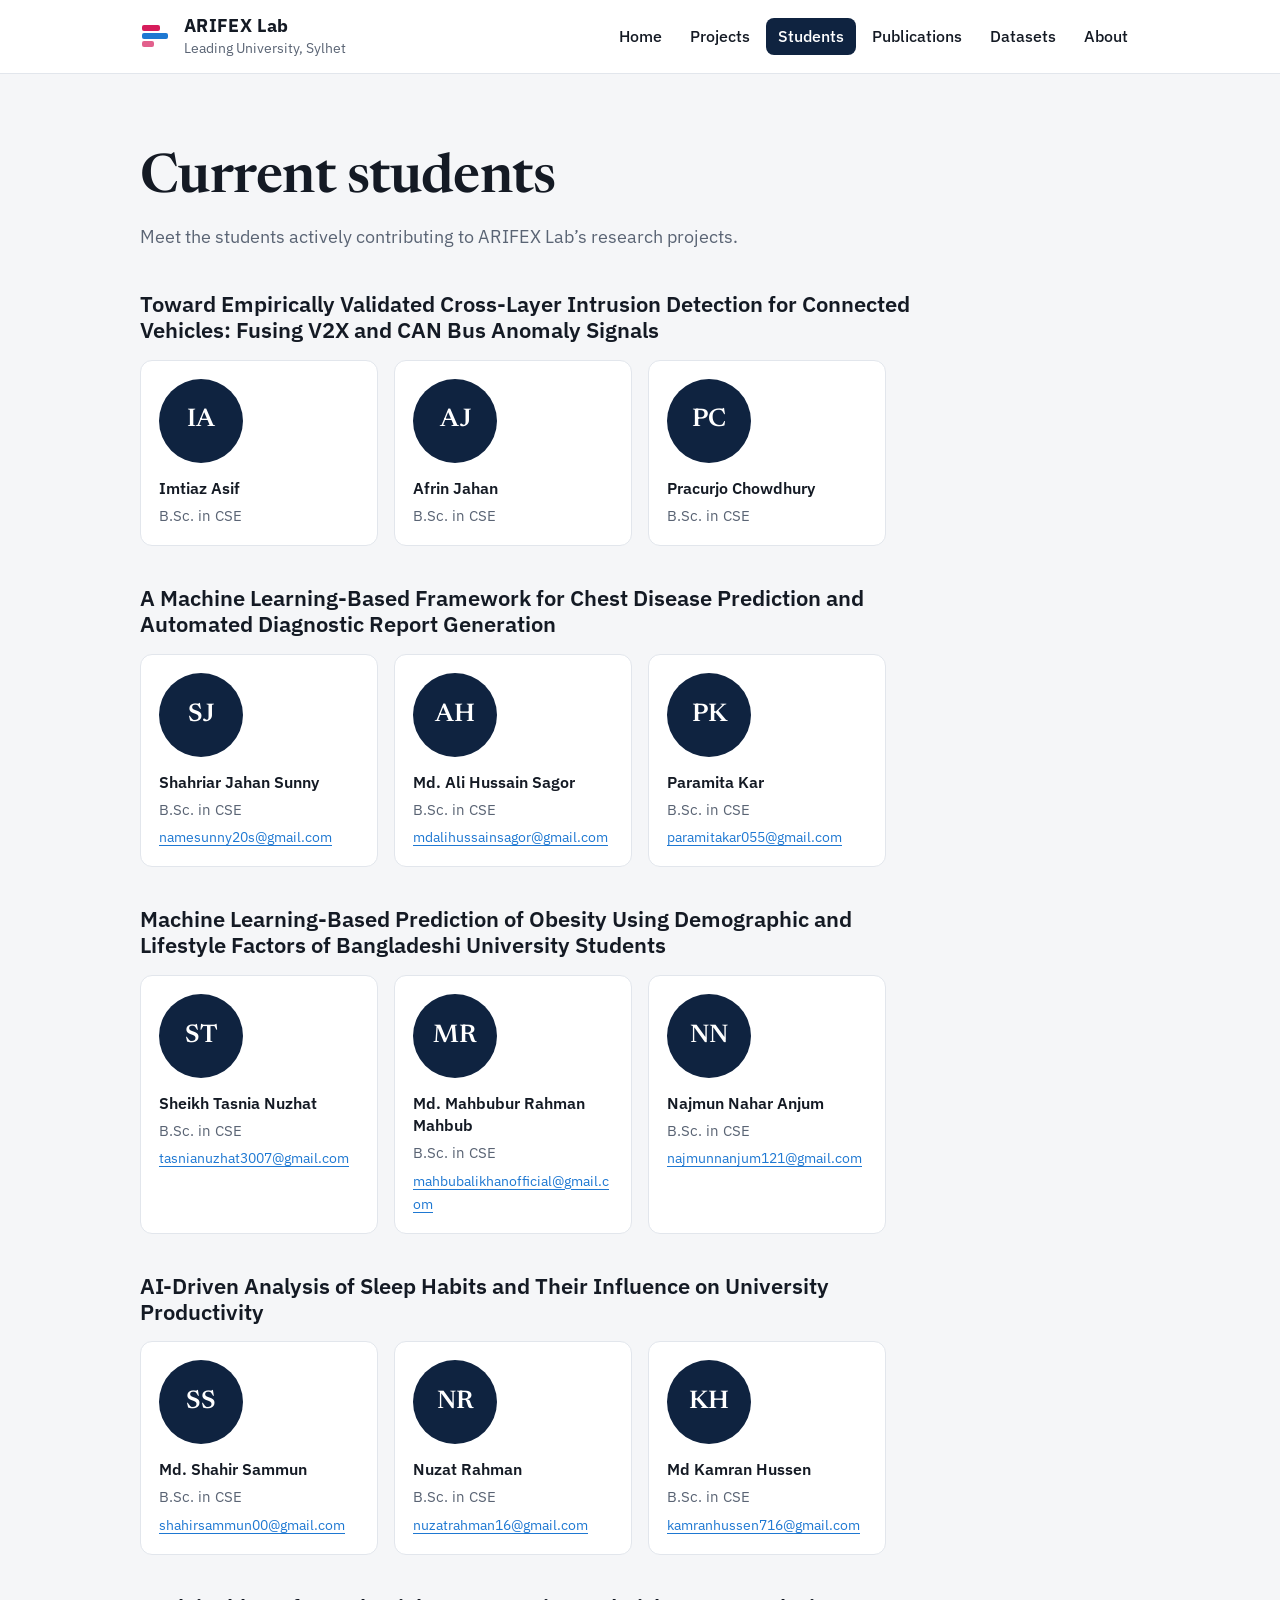
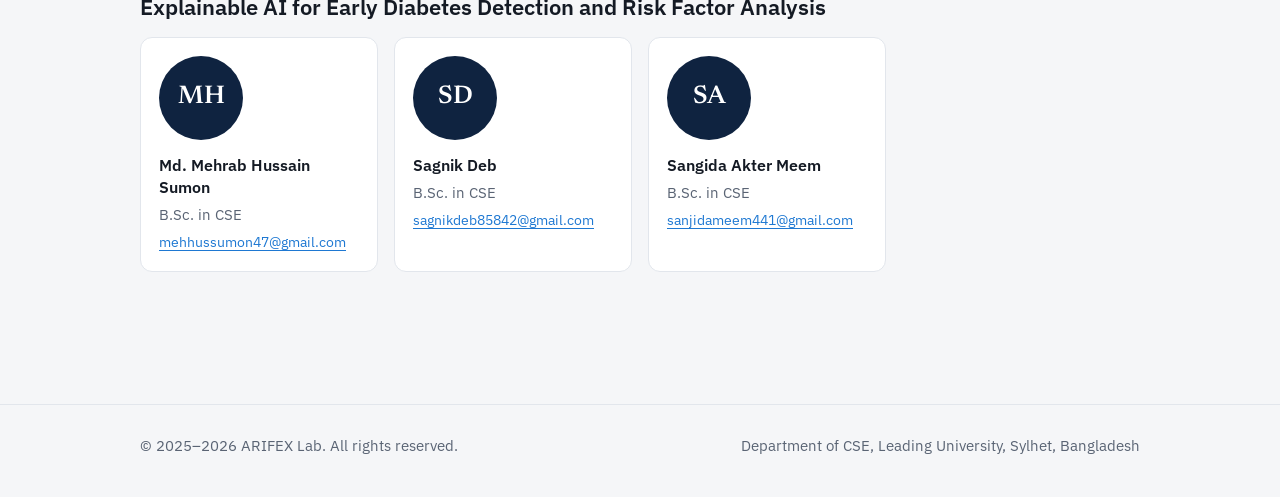
<file: students.html>
<!DOCTYPE html>
<html lang="en">
<head>
<meta charset="utf-8">
<meta name="viewport" content="width=device-width, initial-scale=1, viewport-fit=cover">
<title>Students | ARIFEX Lab</title>
<meta name="description" content="Students contributing to ARIFEX Lab research.">
<link rel="icon" href="data:image/svg+xml,%3Csvg xmlns='http://www.w3.org/2000/svg' viewBox='0 0 34 34'%3E%3Crect x='2' y='6' width='18' height='6' rx='2' fill='%23D61C5B'/%3E%3Crect x='2' y='14' width='26' height='6' rx='2' fill='%231E78D2'/%3E%3Crect x='2' y='22' width='12' height='6' rx='2' fill='%23D61C5B'/%3E%3C/svg%3E">
<link rel="preconnect" href="https://fonts.googleapis.com">
<link rel="preconnect" href="https://fonts.gstatic.com" crossorigin>
<link href="https://fonts.googleapis.com/css2?family=IBM+Plex+Sans:wght@400;500;600;700&family=Newsreader:opsz,wght@6..72,500;6..72,600&display=swap" rel="stylesheet">
<link rel="stylesheet" href="style.css">
</head>
<body>
<header class="site-header">
  <div class="wrap">
    <a class="brand" href="index.html"><svg width="34" height="34" viewBox="0 0 34 34" aria-hidden="true"><rect x="2" y="6" width="18" height="6" rx="2" fill="var(--pos)"/><rect x="2" y="14" width="26" height="6" rx="2" fill="var(--neg)"/><rect x="2" y="22" width="12" height="6" rx="2" fill="var(--pos)" opacity=".7"/></svg><span><b>ARIFEX Lab</b><br><span>Leading University, Sylhet</span></span></a>
    <nav class="site-nav" aria-label="Main"><ul><li><a href="index.html">Home</a></li><li><a href="projects.html">Projects</a></li><li><a href="students.html" aria-current="page">Students</a></li><li><a href="publications.html">Publications</a></li><li><a href="datasets.html">Datasets</a></li><li><a href="about.html">About</a></li></ul></nav>
  </div>
</header>
<main>

<div class="wrap">
  <section class="page-head"><h1>Current students</h1><p>Meet the students actively contributing to ARIFEX Lab’s research projects.</p></section>
  <section style="padding-top:0"><div class="team-group"><h2>Toward Empirically Validated Cross-Layer Intrusion Detection for Connected Vehicles: Fusing V2X and CAN Bus Anomaly Signals</h2><div class="cards"><article class="card"><div class="initials" aria-hidden="true">IA</div><h3>Imtiaz Asif</h3><p>B.Sc. in CSE</p></article><article class="card"><div class="initials" aria-hidden="true">AJ</div><h3>Afrin Jahan</h3><p>B.Sc. in CSE</p></article><article class="card"><div class="initials" aria-hidden="true">PC</div><h3>Pracurjo Chowdhury</h3><p>B.Sc. in CSE</p></article></div></div><div class="team-group"><h2>A Machine Learning-Based Framework for Chest Disease Prediction and Automated Diagnostic Report Generation</h2><div class="cards"><article class="card"><div class="initials" aria-hidden="true">SJ</div><h3>Shahriar Jahan Sunny</h3><p>B.Sc. in CSE</p><a href="mailto:namesunny20s@gmail.com">namesunny20s@gmail.com</a></article><article class="card"><div class="initials" aria-hidden="true">AH</div><h3>Md. Ali Hussain Sagor</h3><p>B.Sc. in CSE</p><a href="mailto:mdalihussainsagor@gmail.com">mdalihussainsagor@gmail.com</a></article><article class="card"><div class="initials" aria-hidden="true">PK</div><h3>Paramita Kar</h3><p>B.Sc. in CSE</p><a href="mailto:paramitakar055@gmail.com">paramitakar055@gmail.com</a></article></div></div><div class="team-group"><h2>Machine Learning-Based Prediction of Obesity Using Demographic and Lifestyle Factors of Bangladeshi University Students</h2><div class="cards"><article class="card"><div class="initials" aria-hidden="true">ST</div><h3>Sheikh Tasnia Nuzhat</h3><p>B.Sc. in CSE</p><a href="mailto:tasnianuzhat3007@gmail.com">tasnianuzhat3007@gmail.com</a></article><article class="card"><div class="initials" aria-hidden="true">MR</div><h3>Md. Mahbubur Rahman Mahbub</h3><p>B.Sc. in CSE</p><a href="mailto:mahbubalikhanofficial@gmail.com">mahbubalikhanofficial@gmail.com</a></article><article class="card"><div class="initials" aria-hidden="true">NN</div><h3>Najmun Nahar Anjum</h3><p>B.Sc. in CSE</p><a href="mailto:najmunnanjum121@gmail.com">najmunnanjum121@gmail.com</a></article></div></div><div class="team-group"><h2>AI-Driven Analysis of Sleep Habits and Their Influence on University Productivity</h2><div class="cards"><article class="card"><div class="initials" aria-hidden="true">SS</div><h3>Md. Shahir Sammun</h3><p>B.Sc. in CSE</p><a href="mailto:shahirsammun00@gmail.com">shahirsammun00@gmail.com</a></article><article class="card"><div class="initials" aria-hidden="true">NR</div><h3>Nuzat Rahman</h3><p>B.Sc. in CSE</p><a href="mailto:nuzatrahman16@gmail.com">nuzatrahman16@gmail.com</a></article><article class="card"><div class="initials" aria-hidden="true">KH</div><h3>Md Kamran Hussen</h3><p>B.Sc. in CSE</p><a href="mailto:kamranhussen716@gmail.com">kamranhussen716@gmail.com</a></article></div></div><div class="team-group"><h2>Explainable AI for Early Diabetes Detection and Risk Factor Analysis</h2><div class="cards"><article class="card"><div class="initials" aria-hidden="true">MH</div><h3>Md. Mehrab Hussain Sumon</h3><p>B.Sc. in CSE</p><a href="mailto:mehhussumon47@gmail.com">mehhussumon47@gmail.com</a></article><article class="card"><div class="initials" aria-hidden="true">SD</div><h3>Sagnik Deb</h3><p>B.Sc. in CSE</p><a href="mailto:sagnikdeb85842@gmail.com">sagnikdeb85842@gmail.com</a></article><article class="card"><div class="initials" aria-hidden="true">SA</div><h3>Sangida Akter Meem</h3><p>B.Sc. in CSE</p><a href="mailto:sanjidameem441@gmail.com">sanjidameem441@gmail.com</a></article></div></div></section>
</div>
</main>
<footer class="site-footer">
  <div class="wrap">
    <span>© 2025–<span class="yr">2026</span> ARIFEX Lab. All rights reserved.</span>
    <span>Department of CSE, Leading University, Sylhet, Bangladesh</span>
  </div>
</footer>
<script>document.querySelectorAll('.yr').forEach(function(e){var y=new Date().getFullYear();if(y>2025)e.textContent=y;});</script>
</body>
</html>
</file>
<file: style.css>
:root {
  color-scheme: light;
  --bg: #F5F6F8; --surface: #FFFFFF; --text: #141A24; --muted: #5A6474; --line: #E2E6EC;
  --pos: #D61C5B; --neg: #1E78D2; --ink: #0F2340;
  --serif: "Newsreader", Georgia, "Times New Roman", serif;
  --sans: "IBM Plex Sans", system-ui, -apple-system, "Segoe UI", Roboto, sans-serif;
  box-sizing: border-box;
  padding-top: env(safe-area-inset-top, 0px);
  padding-bottom: env(safe-area-inset-bottom, 0px);
}
@media (prefers-color-scheme: dark) {
  :root:not([data-theme="light"]) {
    color-scheme: dark;
    --bg: #10151D; --surface: #171E29; --text: #E6EAF0; --muted: #A1AAB8; --line: #283142;
    --pos: #FF4D86; --neg: #5AA8F5; --ink: #DCE6F5;
  }
}
:root[data-theme="dark"] {
  color-scheme: dark;
  --bg: #10151D; --surface: #171E29; --text: #E6EAF0; --muted: #A1AAB8; --line: #283142;
  --pos: #FF4D86; --neg: #5AA8F5; --ink: #DCE6F5;
}
*, *::before, *::after { box-sizing: inherit; }
html { scroll-padding-top: env(safe-area-inset-top, 0px); }
body { margin: 0; background: var(--bg); color: var(--text); font-family: var(--sans); font-size: 1.0625rem; line-height: 1.6; }
img { max-width: 100%; display: block; }
a { color: var(--neg); text-underline-offset: 3px; }
a:hover { color: var(--pos); }
a:focus-visible, button:focus-visible { outline: 3px solid var(--neg); outline-offset: 3px; border-radius: 4px; }
.wrap { max-width: 1080px; margin: 0 auto; padding: 0 clamp(18px, 5vw, 40px); }

/* header */
.site-header { background: var(--surface); border-bottom: 1px solid var(--line); }
.site-header .wrap { display: flex; align-items: center; justify-content: space-between; gap: 18px; flex-wrap: wrap; padding-top: 14px; padding-bottom: 14px; }
.brand { display: flex; align-items: center; gap: 10px; text-decoration: none; color: var(--text); }
.brand svg { flex: none; }
.brand b { font-family: var(--sans); font-weight: 700; letter-spacing: .02em; font-size: 1.15rem; }
.brand > span { color: var(--text); line-height: 1.25; }
.brand span span { color: var(--muted); font-size: .88rem; }
.site-nav ul { list-style: none; margin: 0; padding: 0; display: flex; gap: 4px; flex-wrap: wrap; }
.site-nav a { display: block; padding: 6px 12px; border-radius: 8px; text-decoration: none; color: var(--text); font-weight: 500; font-size: .98rem; }
.site-nav a:hover { background: var(--bg); color: var(--text); }
.site-nav a[aria-current="page"] { background: var(--ink); color: var(--surface); }

/* page heads */
.page-head { padding: clamp(40px, 7vw, 76px) 0 clamp(24px, 4vw, 40px); }
h1, h2, h3 { color: var(--text); }
h1 { font-family: var(--serif); font-weight: 600; font-size: clamp(2.1rem, 5vw, 3.4rem); line-height: 1.1; margin: 0; letter-spacing: -.01em; max-width: 22ch; }
.page-head p { color: var(--muted); max-width: 62ch; margin: 14px 0 0; font-size: 1.12rem; }
h2 { font-family: var(--serif); font-weight: 600; font-size: clamp(1.6rem, 3vw, 2.1rem); line-height: 1.2; margin: 0 0 16px; }
h3 { font-family: var(--sans); font-weight: 600; font-size: 1.12rem; line-height: 1.35; margin: 0 0 6px; }
section { padding: clamp(28px, 5vw, 52px) 0; }
.prose { max-width: 68ch; }
.prose p { margin: 0 0 14px; }

/* hero force plot */
.force { margin-top: 36px; max-width: 760px; }
.force-bar { display: flex; height: 46px; border-radius: 6px; overflow: hidden; }
.force-bar div { display: flex; align-items: center; padding: 0 14px 0 24px; color: #fff; font-weight: 600; font-size: .92rem; white-space: nowrap; overflow: hidden; transform-origin: left; animation: grow .9s cubic-bezier(.2,.7,.2,1) both; }
.force-bar .p { background: var(--pos); clip-path: polygon(0 0, calc(100% - 12px) 0, 100% 50%, calc(100% - 12px) 100%, 0 100%, 12px 50%); margin-right: -10px; }
.force-bar .n { background: var(--neg); clip-path: polygon(12px 0, 100% 0, calc(100% - 12px) 50%, 100% 100%, 12px 100%, 0 50%); margin-left: -10px; }
.force-bar div:nth-child(2) { animation-delay: .12s; } .force-bar div:nth-child(3) { animation-delay: .24s; } .force-bar div:nth-child(4) { animation-delay: .36s; }
.force-caption { color: var(--muted); font-size: .92rem; margin-top: 10px; }
@keyframes grow { from { transform: scaleX(0); opacity: 0; } to { transform: scaleX(1); opacity: 1; } }
@media (prefers-reduced-motion: reduce) { .force-bar div { animation: none; } }
@media (max-width: 620px) { .force-bar { height: auto; flex-direction: column; gap: 6px; } .force-bar div.p, .force-bar div.n { height: 40px; margin: 0; clip-path: none; border-radius: 6px; padding-left: 14px; } }

/* panels */
.panel { background: var(--surface); border: 1px solid var(--line); border-radius: 12px; padding: clamp(20px, 3vw, 28px); }
.grid-2 { display: grid; grid-template-columns: repeat(auto-fit, minmax(300px, 1fr)); gap: 20px; }
.updates { list-style: none; margin: 0; padding: 0; display: grid; gap: 16px; }
.updates li { background: var(--surface); border: 1px solid var(--line); border-left: 4px solid var(--pos); border-radius: 10px; padding: 18px 20px; }
.updates li.grant { border-left-color: var(--neg); }
.tag { display: inline-block; font-size: .82rem; font-weight: 600; color: var(--muted); margin-bottom: 4px; }
.updates p { margin: 0; }

/* person */
.person { display: grid; grid-template-columns: 140px 1fr; gap: 24px; align-items: start; }
@media (max-width: 560px) { .person { grid-template-columns: 1fr; } }
.photo { width: 140px; height: 140px; border-radius: 12px; object-fit: cover; background: var(--bg); }
.initials { width: 140px; height: 140px; border-radius: 12px; display: grid; place-items: center; background: var(--ink); color: var(--surface); font-family: var(--serif); font-size: 2.6rem; font-weight: 600; }
.role { color: var(--muted); margin: 0 0 10px; }
.links { display: flex; gap: 16px; flex-wrap: wrap; margin-top: 12px; font-weight: 500; }

/* lists */
.chips { list-style: none; padding: 0; margin: 0; display: flex; flex-wrap: wrap; gap: 8px; }
.chips li { border: 1px solid var(--line); background: var(--surface); border-radius: 999px; padding: 5px 14px; font-size: .95rem; }

/* projects */
.projects { list-style: none; padding: 0; margin: 0; counter-reset: p; display: grid; gap: 20px; }
.project { background: var(--surface); border: 1px solid var(--line); border-radius: 12px; padding: clamp(20px, 3vw, 28px); }
.project .funded { display: inline-block; font-size: .85rem; font-weight: 600; color: var(--surface); background: var(--neg); border-radius: 6px; padding: 2px 10px; margin-bottom: 10px; }
.project dl { display: grid; grid-template-columns: 150px 1fr; gap: 6px 16px; margin: 14px 0 0; }
.project dt { color: var(--muted); font-weight: 500; }
.project dd { margin: 0; }
@media (max-width: 560px) { .project dl { grid-template-columns: 1fr; } .project dd { margin-bottom: 8px; } }

/* students */
.team-group { margin-bottom: 40px; }
.team-group h2 { font-size: 1.35rem; font-family: var(--sans); font-weight: 600; max-width: 60ch; }
.cards { display: grid; grid-template-columns: repeat(auto-fill, minmax(220px, 1fr)); gap: 16px; }
.card { background: var(--surface); border: 1px solid var(--line); border-radius: 12px; padding: 18px; display: flex; flex-direction: column; gap: 4px; }
.card .photo, .card .initials { width: 84px; height: 84px; border-radius: 50%; font-size: 1.6rem; margin-bottom: 10px; }
.card h3 { margin: 0; font-size: 1.02rem; }
.card p { margin: 0; color: var(--muted); font-size: .95rem; }
.card a { font-size: .9rem; word-break: break-all; }

/* publications */
.pubs { list-style: none; margin: 0; padding: 0; display: grid; gap: 18px; }
.pub { background: var(--surface); border: 1px solid var(--line); border-radius: 12px; padding: 20px 22px; }
.pub h3 { font-family: var(--serif); font-size: 1.25rem; font-weight: 600; }
.pub .venue { color: var(--muted); margin: 0 0 8px; }
.pub p { margin: 0; }
.pub .meta { margin-top: 10px; font-size: .95rem; }

.empty { text-align: left; }

/* footer */
.site-footer { border-top: 1px solid var(--line); margin-top: 40px; padding: 28px 0 40px; color: var(--muted); font-size: .95rem; }
.site-footer .wrap { display: flex; justify-content: space-between; gap: 12px; flex-wrap: wrap; }

/* research areas */
.areas { display: grid; grid-template-columns: repeat(2, 1fr); gap: 18px; }
.area { background: var(--surface); border: 1px solid var(--line); border-radius: 12px; padding: 22px; }
.area p { margin: 0 0 10px; color: var(--text); }
.area p:last-child { margin-bottom: 0; }
.area.lead { grid-column: 1 / -1; border-top: 4px solid var(--pos); }
.area.lead h3 { font-family: var(--serif); font-size: 1.45rem; }
.area:not(.lead) { border-top: 4px solid var(--neg); }
@media (max-width: 820px) { .areas { grid-template-columns: 1fr; } }

/* supervisor portfolio */
.sub { font-family: var(--serif); font-size: 1.5rem; font-weight: 600; margin: 40px 0 16px; }
.journey { list-style: none; margin: 0; padding: 0; border-left: 2px solid var(--line); }
.journey li { position: relative; display: grid; grid-template-columns: 150px 1fr; gap: 16px; padding: 0 0 18px 24px; }
.journey li::before { content: ""; position: absolute; left: -7px; top: 7px; width: 12px; height: 12px; border-radius: 50%; background: var(--surface); border: 3px solid var(--neg); }
.journey li:last-child::before { border-color: var(--pos); }
.journey .when { font-weight: 600; color: var(--muted); font-size: .95rem; }
@media (max-width: 620px) { .journey li { grid-template-columns: 1fr; gap: 2px; } }
.selected { margin: 0; padding-left: 1.4em; display: grid; gap: 12px; max-width: 80ch; }
.selected li::marker { color: var(--pos); font-weight: 700; }
.selected a { font-weight: 500; }
.more { margin: 14px 0 0; font-weight: 500; }
.grid-3 { display: grid; grid-template-columns: repeat(auto-fit, minmax(260px, 1fr)); gap: 20px; margin-top: 40px; }
.visually-hidden { position: absolute; width: 1px; height: 1px; overflow: hidden; clip: rect(0 0 0 0); white-space: nowrap; }
</file>
